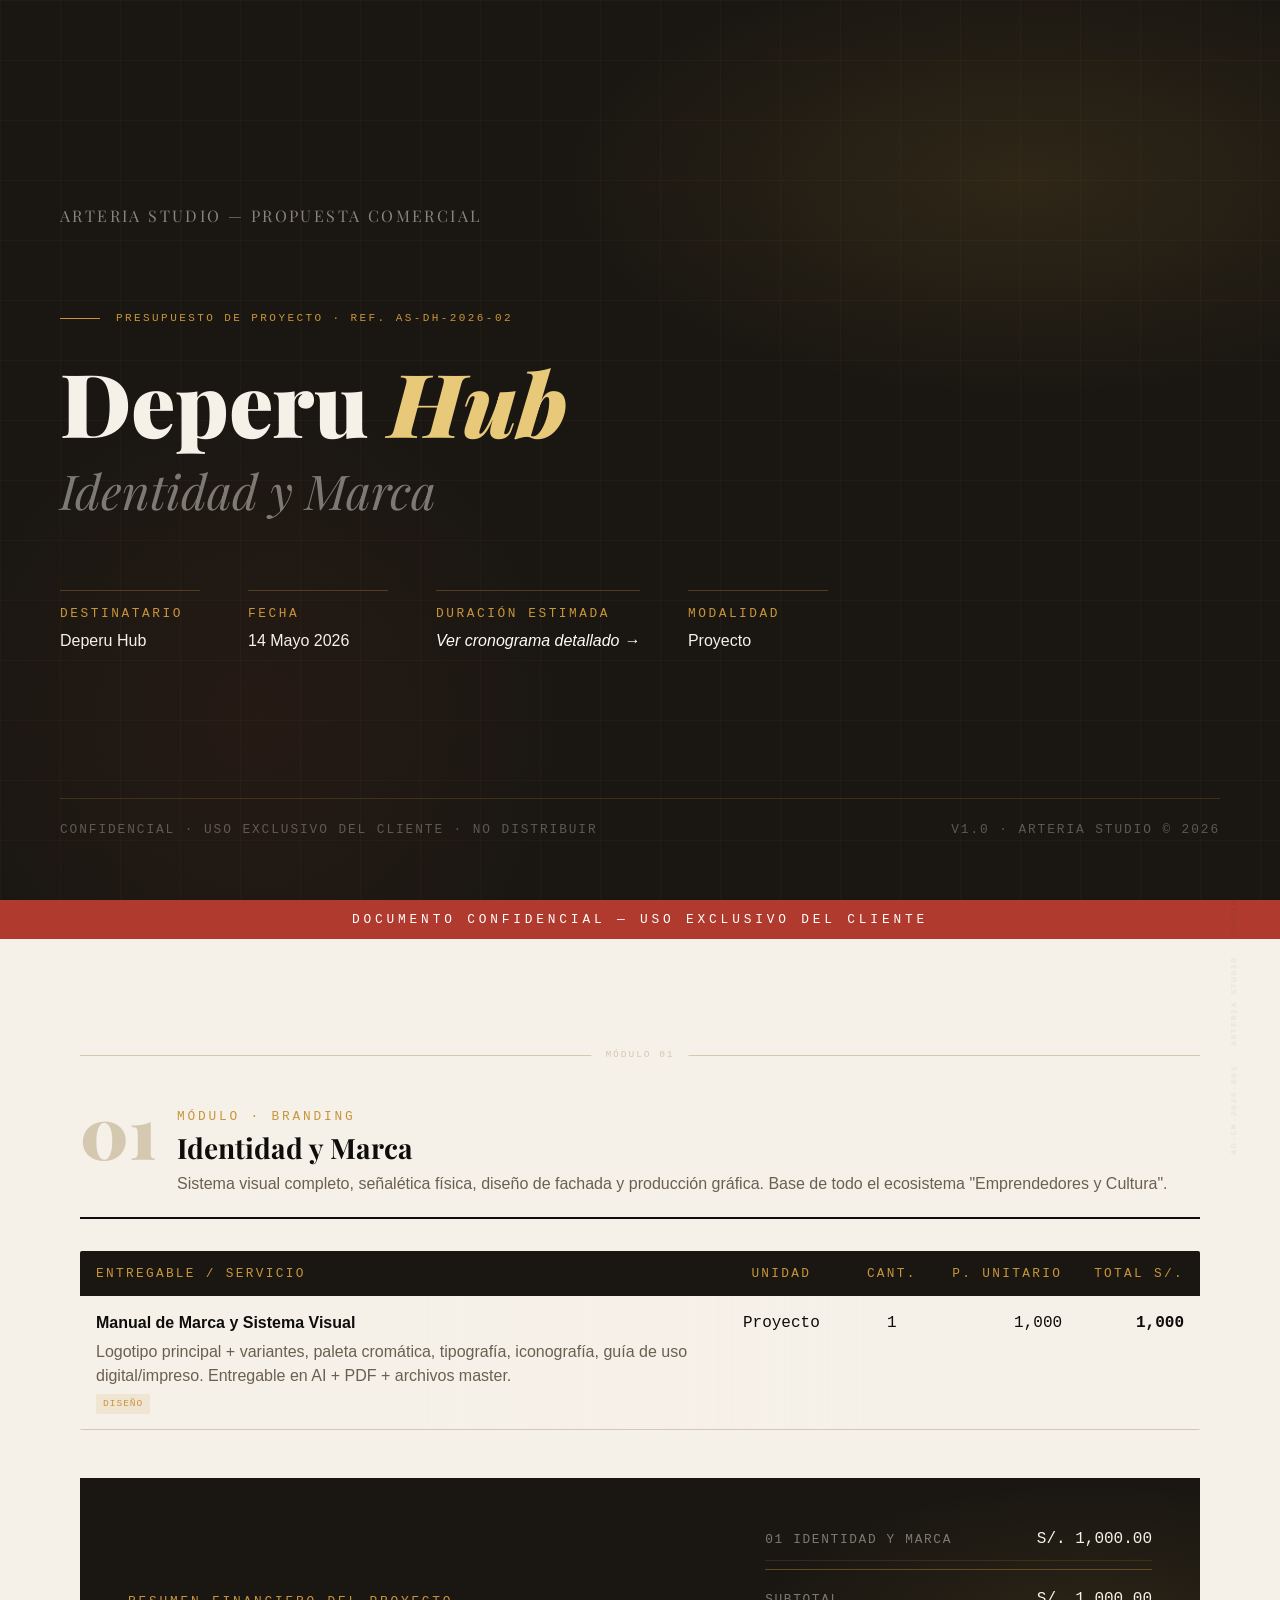
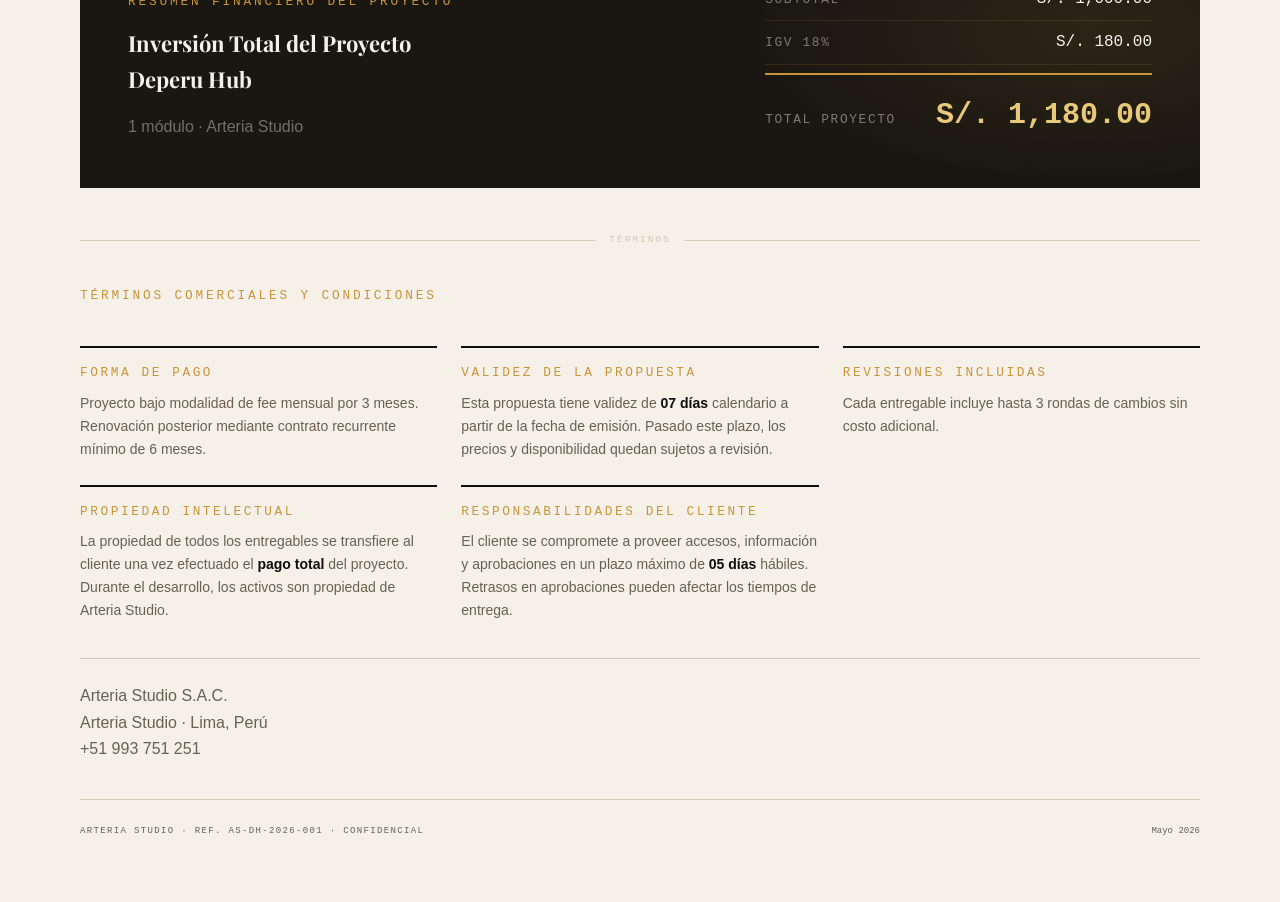
<file: index.html>
<!DOCTYPE html>
<html lang="es">
<head>
<meta charset="UTF-8">
<meta name="viewport" content="width=device-width, initial-scale=1.0">
<title>Presupuesto de Proyecto — Deperu Hub</title>
<link href="https://fonts.googleapis.com/css2?family=Playfair+Display:ital,wght@0,400;0,700;0,900;1,400yfamily=DM+Sans:wght@300;400;500;600yfamily=DM+Mono:wght@400;500ydisplay=swap" rel="stylesheet">
<link rel="stylesheet" href="styles.css">
</head>
<body>

<!-- COVER PAGE -->
<div class="cover">
  <div class="cover-grid"></div>
  <div class="cover-body">
    <div class="cover-logo">Arteria Studio — Propuesta Comercial</div>
    <div class="cover-eyebrow">Presupuesto de Proyecto · Ref. AS-DH-2026-02</div>
    <h1 class="cover-title">Deperu <em>Hub</em></h1>
    <div class="cover-subtitle">Identidad y Marca</div>
    <div class="cover-meta">
      <div class="cover-meta-item">
        <div class="cover-meta-label">Destinatario</div>
        <div class="cover-meta-value">Deperu Hub</div>
      </div>
      <div class="cover-meta-item">
        <div class="cover-meta-label">Fecha</div>
        <div class="cover-meta-value">14 Mayo 2026</div>
      </div>
      <div class="cover-meta-item">
        <div class="cover-meta-label">Duración estimada</div>
        <div class="cover-meta-value"><a href="cronograma.html"><i>Ver cronograma detallado →</i></a></div>
      </div>
      <div class="cover-meta-item">
        <div class="cover-meta-label">Modalidad</div>
        <div class="cover-meta-value">Proyecto</div>
      </div>
    </div>
  </div>
  <div class="cover-footer">
    <div class="cover-footer-left">Confidencial · Uso exclusivo del cliente · No distribuir</div>
    <div class="cover-footer-right">v1.0 · Arteria Studio © 2026</div>
  </div>
</div>

<div class="confidential-banner">Documento confidencial — Uso exclusivo del cliente</div>

<!-- MAIN CONTENT -->
<div class="page">
  <div class="page-break" data-label="Módulo 01"></div>

  <!-- ═══════════════════════════════════════════ -->
  <!-- MÓDULO 01: ECOSISTEMA DIGITAL -->
  <!-- ═══════════════════════════════════════════ -->
  <div class="section-header">
    <div class="section-num">01</div>
    <div class="section-info">
      <div class="section-tag">Módulo · Branding</div>
      <div class="section-title">Identidad y Marca</div>
      <div class="section-desc">Sistema visual completo, señalética física, diseño de fachada y producción gráfica. Base de todo el ecosistema "Emprendedores y Cultura".</div>
    </div>
  </div>

  <div class="scroll-hint">← Desliza para ver →</div>
  <div class="table-scroll">
  <table class="budget-table">
    <thead>
      <tr>
        <th style="width:60%">Entregable / Servicio</th>
        <th style="width:12%; text-align:center;">Unidad</th>
        <th style="width:8%; text-align:center;">Cant.</th>
        <th style="width:10%; text-align:right;" class="th-right">P. Unitario</th>
        <th style="width:10%; text-align:right;" class="th-right">Total S/.</th>
      </tr>
    </thead>
    <tbody>
      <tr>
        <td>
          <div class="item-name">Manual de Marca y Sistema Visual</div>
          <div class="item-desc">Logotipo principal + variantes, paleta cromática, tipografía, iconografía, guía de uso digital/impreso. Entregable en AI + PDF + archivos master.</div>
          <span class="item-tag tag-design">Diseño</span>
        </td>
        <td class="col-qty">Proyecto</td>
        <td class="col-qty">1</td>
        <td class="col-price">1,000</td>
        <td class="col-total">1,000</td>
      </tr>
    </tbody>
  </table>
  </div><!-- /table-scroll -->

  <!-- ═══════════════════════════════════════════ -->
  <!-- GRAND TOTAL -->
  <!-- ═══════════════════════════════════════════ -->
  <div class="grand-total-block">
    <div class="grand-total-inner">
      <div>
        <div class="grand-total-label">Resumen financiero del proyecto</div>
        <div class="grand-total-title">Inversión Total del Proyecto<br>Deperu Hub</div>
        <div class="grand-total-note" style="margin-top: 16px;">1 módulo · Arteria Studio</div>
      </div>
      <div class="grand-total-amounts">
        <div class="amount-row">
          <span class="amount-label">01 Identidad y Marca</span>
          <span class="amount-value">S/. 1,000.00</span>
        </div>
        <div class="amount-row" style="border-top: 1px solid rgba(201,149,58,0.4); padding-top:16px; margin-top:8px;">
          <span class="amount-label">Subtotal</span>
          <span class="amount-value">S/. 1,000.00</span>
        </div>
        <div class="amount-row">
          <span class="amount-label">IGV 18%</span>
          <span class="amount-value">S/. 180.00</span>
        </div>
        <div class="amount-row" style="border-top: 2px solid var(--gold); padding-top:16px; margin-top:8px;">
          <span class="amount-label">TOTAL PROYECTO</span>
          <span class="amount-value highlight">S/. 1,180.00</span>
        </div>
      </div>
    </div>
  </div>

  <!-- ═══════════════════════════════════════════ -->
  <!-- TÉRMINOS y CONDICIONES -->
  <!-- ═══════════════════════════════════════════ -->
  <div class="page-break" data-label="Términos"></div>
  <div class="section-tag" style="margin-bottom: 24px;">Términos comerciales y condiciones</div>
  <div class="terms-grid">
    <div class="term-block">
      <div class="term-title">Forma de Pago</div>
      <div class="term-content">
        Proyecto bajo modalidad de fee mensual por 3 meses. Renovación posterior mediante contrato recurrente mínimo de 6 meses.
      </div>
    </div>
    <div class="term-block">
      <div class="term-title">Validez de la Propuesta</div>
      <div class="term-content">
        Esta propuesta tiene validez de <strong>07 días</strong> calendario a partir de la fecha de emisión. Pasado este plazo, los precios y disponibilidad quedan sujetos a revisión.
      </div>
    </div>
    <div class="term-block">
      <div class="term-title">Revisiones Incluidas</div>
      <div class="term-content">
        Cada entregable incluye hasta 3 rondas de cambios sin costo adicional.
      </div>
    </div>
    <div class="term-block">
      <div class="term-title">Propiedad Intelectual</div>
      <div class="term-content">
        La propiedad de todos los entregables se transfiere al cliente una vez efectuado el <strong>pago total</strong> del proyecto. Durante el desarrollo, los activos son propiedad de Arteria Studio.
      </div>
    </div>
    <div class="term-block">
      <div class="term-title">Responsabilidades del Cliente</div>
      <div class="term-content">
        El cliente se compromete a proveer accesos, información y aprobaciones en un plazo máximo de <strong>05 días</strong> hábiles. Retrasos en aprobaciones pueden afectar los tiempos de entrega.
      </div>
    </div>
  </div>

  <!-- FIRMA -->
  <div class="signature-grid" style="margin-top: 36px; border-top: 1px solid var(--rule);">
    <div>
      <div style="margin-top: 24px; font-size: 1rem; color: var(--muted);">
        Arteria Studio S.A.C.<br>
        Arteria Studio · Lima, Perú<br>
        +51 993 751 251
      </div>
    </div>
  </div>

  <!-- FOOTER -->
  <div style="margin-top: 36px; padding-top: 24px; border-top: 1px solid var(--rule); display:flex; justify-content:space-between; align-items:center;">
    <div style="font-family:'DM Mono',monospace; font-size:9px; color:var(--muted); letter-spacing:0.15em; text-transform:uppercase;">
      Arteria Studio · Ref. AS-DH-2026-001 · Confidencial
    </div>
    <div style="font-family:'DM Mono',monospace; font-size:9px; color:var(--muted);">
      Mayo 2026
    </div>
  </div>

</div>

<div class="watermark">AD-CM-2026-001 · Arteria Studio · Confidencial</div>

</body>
</html>
</file>
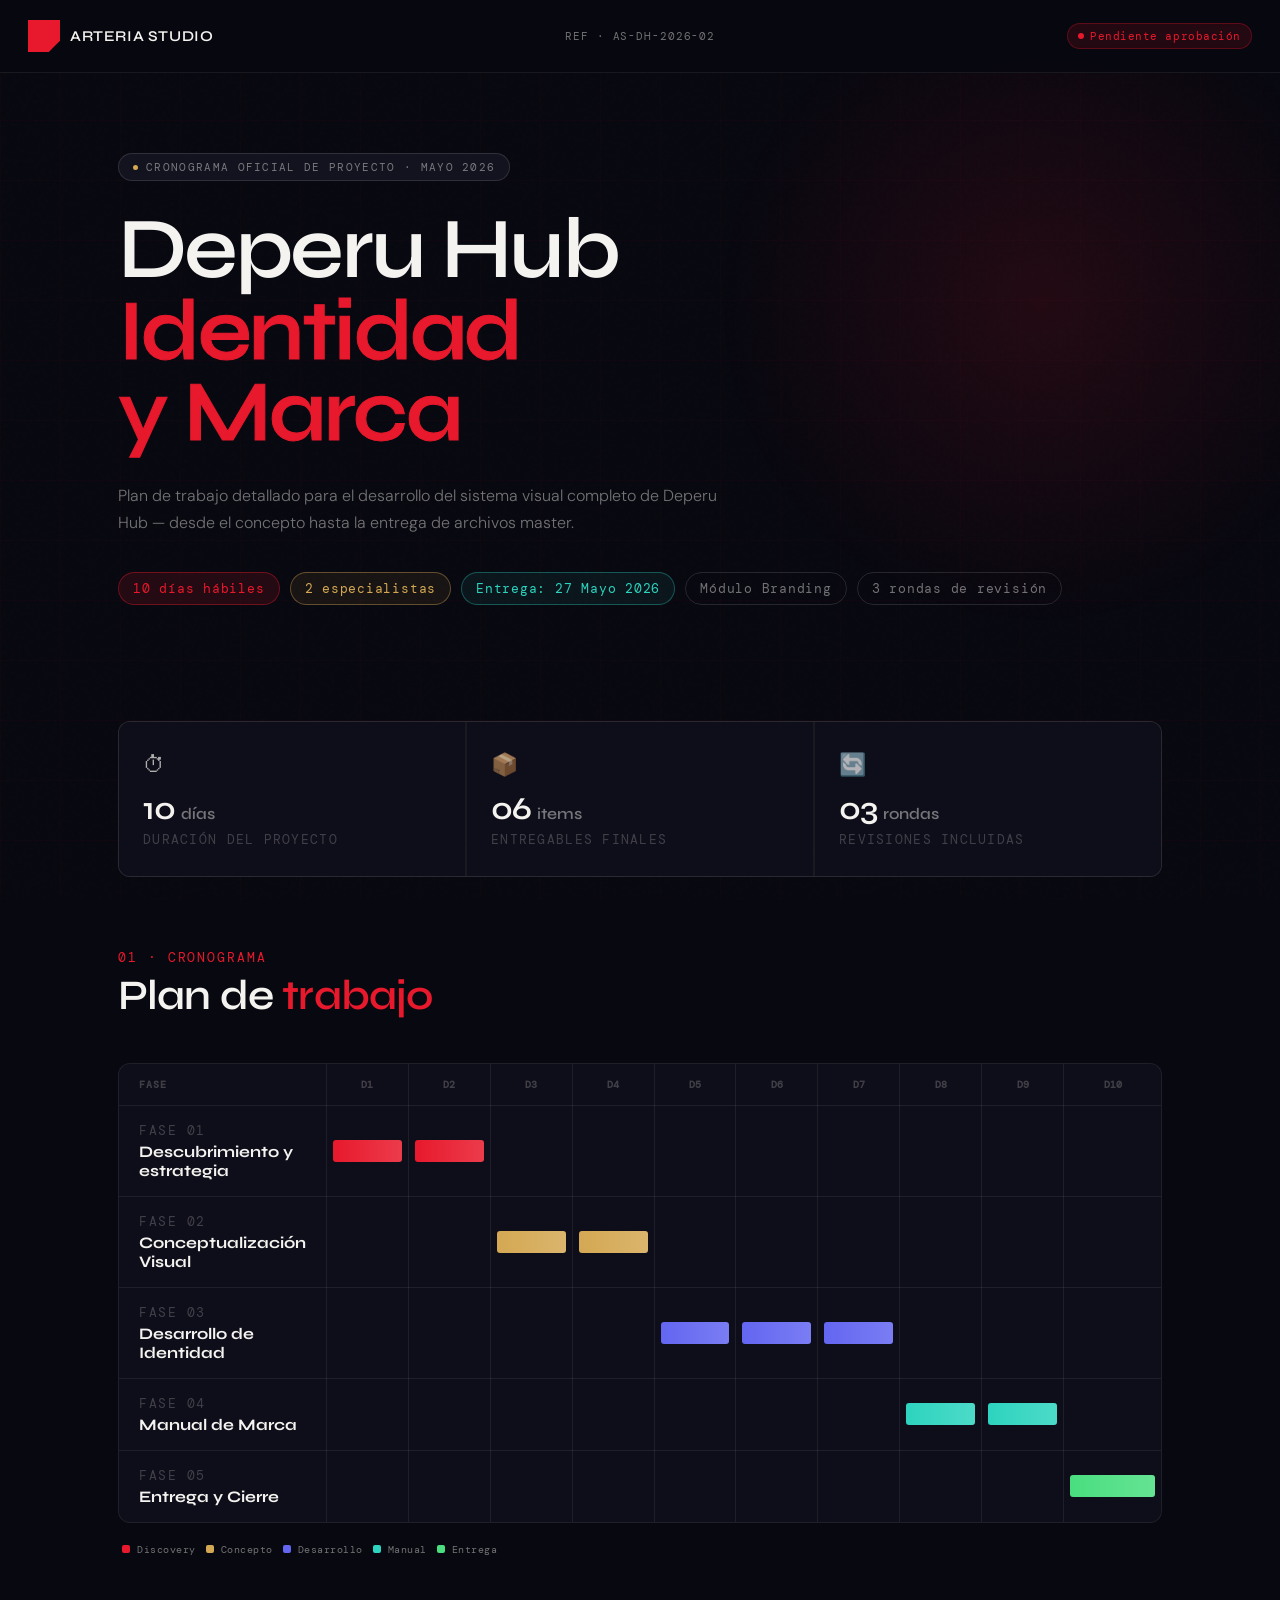
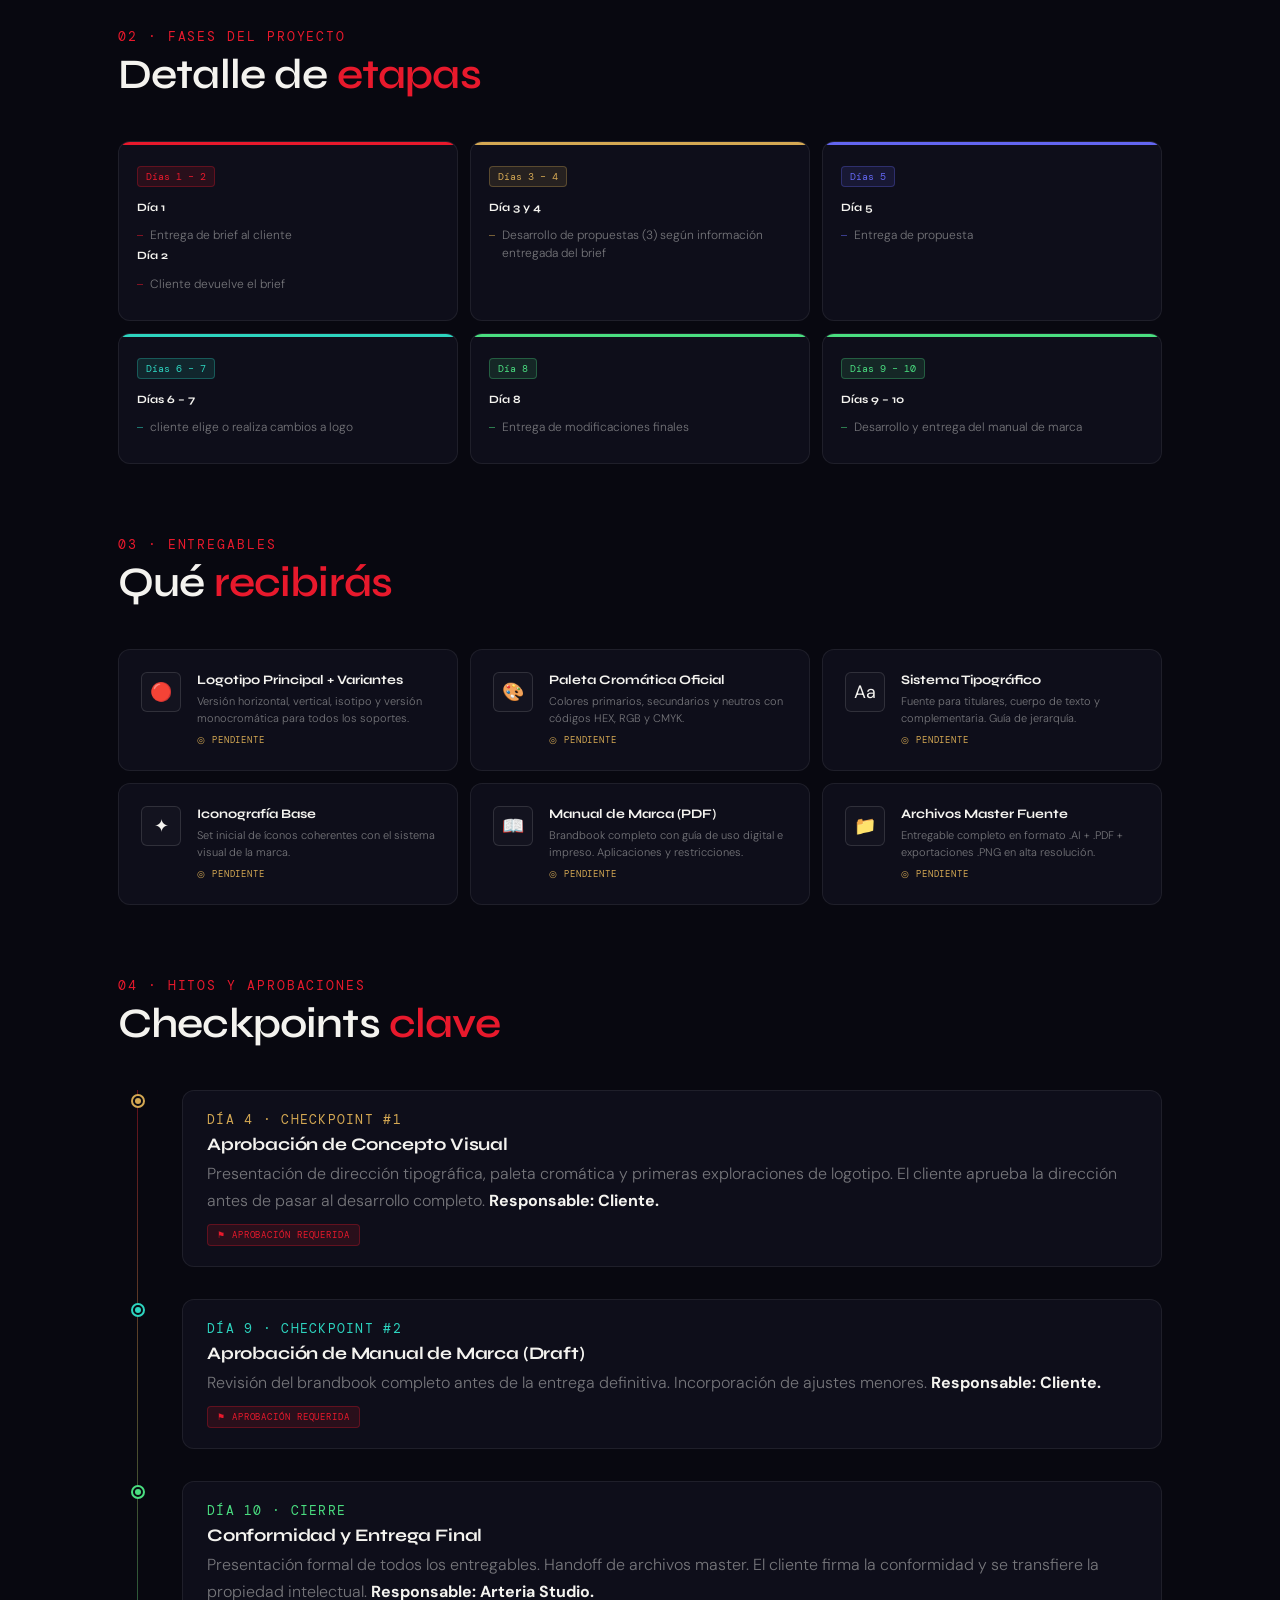
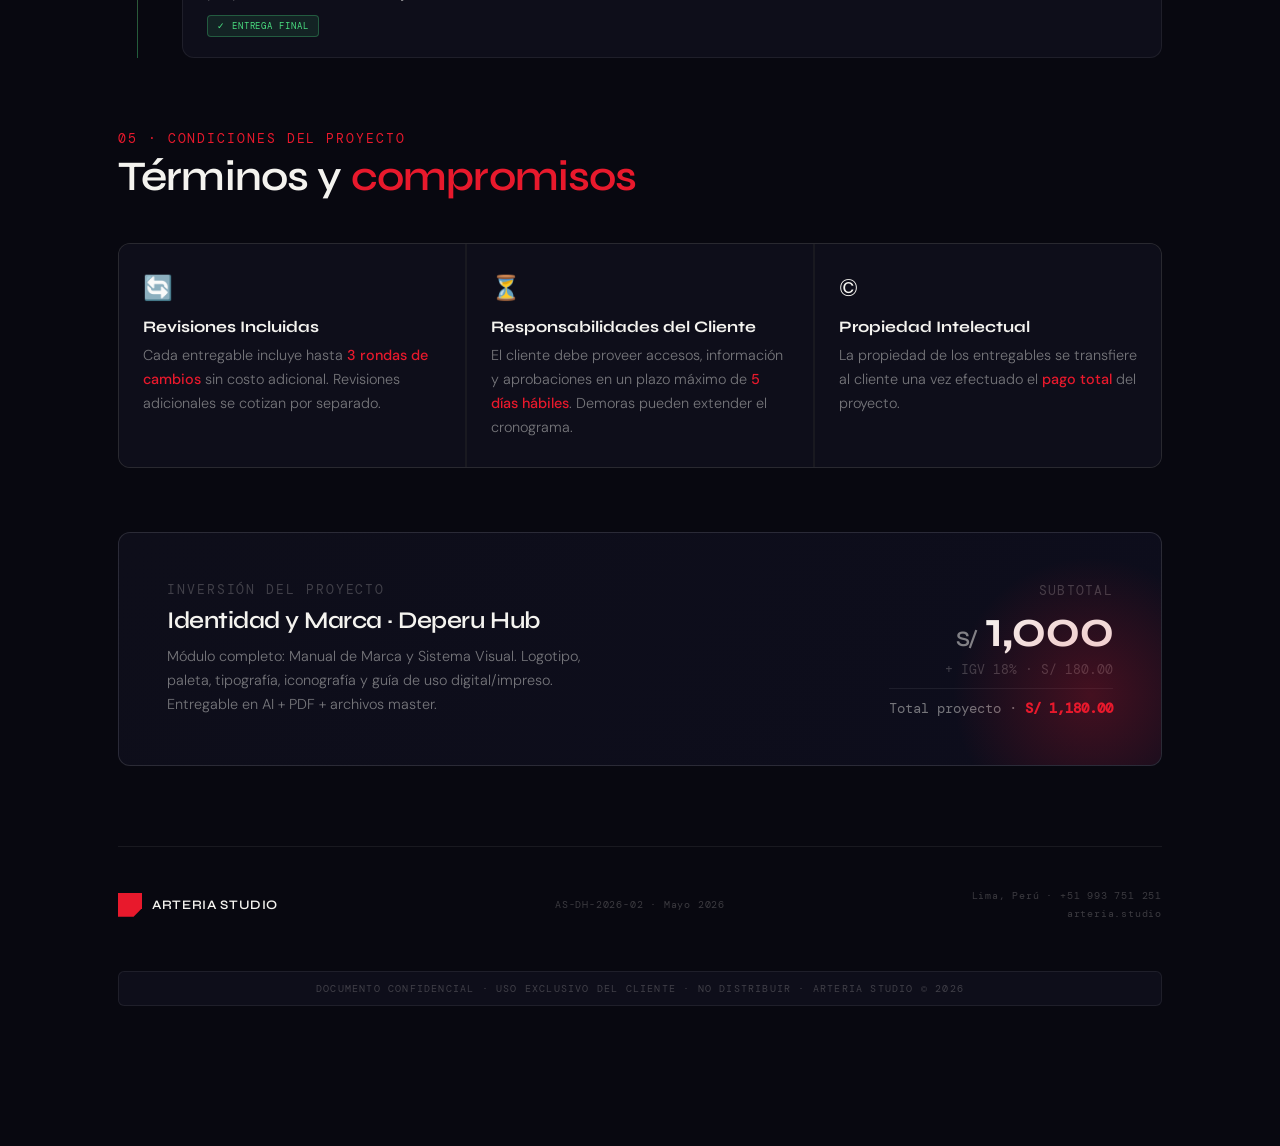
<file: cronograma.html>
<!DOCTYPE html>
<html lang="es">
<head>
  <meta charset="UTF-8" />
  <meta name="viewport" content="width=device-width, initial-scale=1.0" />
  <title>Cronograma de Proyecto · Deperu Hub · Arteria Studio</title>
  <link rel="preconnect" href="https://fonts.googleapis.com" />
  <link rel="preconnect" href="https://fonts.gstatic.com" crossorigin />
  <link href="https://fonts.googleapis.com/css2?family=Syne:wght@400;600;700;800&family=DM+Mono:wght@300;400;500&family=DM+Sans:ital,wght@0,300;0,400;0,500;1,300&display=swap" rel="stylesheet" />

  <style>
    /* ──────────────────────────────────────────────
       TOKENS & RESET
    ────────────────────────────────────────────── */
    :root {
      --bg:        #080810;
      --bg2:       #0e0e1a;
      --bg3:       #13131f;
      --border:    rgba(255,255,255,0.07);
      --border2:   rgba(255,255,255,0.12);
      --red:       #e8192c;
      --red-dim:   rgba(232,25,44,0.12);
      --red-glow:  rgba(232,25,44,0.25);
      --white:     #f4f3ef;
      --muted:     rgba(244,243,239,0.45);
      --muted2:    rgba(244,243,239,0.22);
      --gold:      #d4a853;
      --cyan:      #2dd4bf;
      --phase1:    #e8192c;
      --phase2:    #d4a853;
      --phase3:    #6366f1;
      --phase4:    #2dd4bf;
      --phase5:    #4ade80;
      --r:         6px;
      --r2:        12px;
    }

    *, *::before, *::after { box-sizing: border-box; margin: 0; padding: 0; }

    html { scroll-behavior: smooth; }

    body {
      font-family: 'DM Sans', sans-serif;
      background: var(--bg);
      color: var(--white);
      overflow-x: hidden;
      -webkit-font-smoothing: antialiased;
    }

    /* ──────────────────────────────────────────────
       NOISE + GRID OVERLAY
    ────────────────────────────────────────────── */
    body::before {
      content: '';
      position: fixed;
      inset: 0;
      background-image:
        linear-gradient(rgba(232,25,44,0.03) 1px, transparent 1px),
        linear-gradient(90deg, rgba(232,25,44,0.03) 1px, transparent 1px);
      background-size: 60px 60px;
      pointer-events: none;
      z-index: 0;
    }

    body::after {
      content: '';
      position: fixed;
      inset: 0;
      background: url("data:image/svg+xml,%3Csvg viewBox='0 0 256 256' xmlns='http://www.w3.org/2000/svg'%3E%3Cfilter id='n'%3E%3CfeTurbulence type='fractalNoise' baseFrequency='0.9' numOctaves='4' stitchTiles='stitch'/%3E%3C/filter%3E%3Crect width='100%25' height='100%25' filter='url(%23n)' opacity='0.04'/%3E%3C/svg%3E");
      opacity: .35;
      pointer-events: none;
      z-index: 0;
    }

    /* ──────────────────────────────────────────────
       LAYOUT SHELL
    ────────────────────────────────────────────── */
    .page {
      position: relative;
      z-index: 1;
      max-width: 1100px;
      margin: 0 auto;
      padding: 0 28px 100px;
    }

    /* ──────────────────────────────────────────────
       ANIMATIONS
    ────────────────────────────────────────────── */
    @keyframes fadeUp {
      from { opacity: 0; transform: translateY(28px); }
      to   { opacity: 1; transform: translateY(0); }
    }
    @keyframes pulse-dot {
      0%, 100% { opacity: 1; transform: scale(1); }
      50%       { opacity: .4; transform: scale(0.6); }
    }
    @keyframes bar-fill {
      from { width: 0; }
    }
    @keyframes shimmer {
      0%   { background-position: -200% center; }
      100% { background-position:  200% center; }
    }
    @keyframes spin-slow {
      from { transform: rotate(0deg); }
      to   { transform: rotate(360deg); }
    }

    .fade-in {
      opacity: 0;
      animation: fadeUp .7s ease forwards;
    }

    /* ──────────────────────────────────────────────
       TOP NAV BAR
    ────────────────────────────────────────────── */
    .topbar {
      display: flex;
      align-items: center;
      justify-content: space-between;
      padding: 20px 28px;
      border-bottom: 1px solid var(--border);
      position: sticky;
      top: 0;
      backdrop-filter: blur(18px);
      background: rgba(8,8,16,0.85);
      z-index: 100;
    }

    .topbar-brand {
      display: flex;
      align-items: center;
      gap: 10px;
    }

    .brand-mark {
      width: 32px;
      height: 32px;
      background: var(--red);
      clip-path: polygon(0 0, 100% 0, 100% 65%, 65% 100%, 0 100%);
      flex-shrink: 0;
    }

    .brand-name {
      font-family: 'Syne', sans-serif;
      font-weight: 600;
      font-size: 15px;
      letter-spacing: 0.04em;
      text-transform: uppercase;
    }

    .topbar-ref {
      font-family: 'DM Mono', monospace;
      font-size: 11px;
      color: var(--muted);
      letter-spacing: 0.08em;
    }

    .topbar-badge {
      display: flex;
      align-items: center;
      gap: 6px;
      font-family: 'DM Mono', monospace;
      font-size: 11px;
      color: var(--red);
      background: var(--red-dim);
      border: 1px solid rgba(232,25,44,0.3);
      padding: 5px 10px;
      border-radius: 20px;
      letter-spacing: 0.05em;
    }

    .status-dot {
      width: 6px;
      height: 6px;
      background: var(--red);
      border-radius: 50%;
      animation: pulse-dot 1.6s ease-in-out infinite;
    }

    /* ──────────────────────────────────────────────
       SECTION SPACING
    ────────────────────────────────────────────── */
    .section {
      padding: 72px 0 0;
    }

    .section-label {
      font-family: 'DM Mono', monospace;
      font-size: .8rem;
      letter-spacing: 0.15em;
      text-transform: uppercase;
      color: var(--red);
      margin-bottom: 8px;
    }

    .section-title {
      font-family: 'Syne', sans-serif;
      font-weight: 600;
      font-size: clamp(28px, 4vw, 42px);
      line-height: 1.05;
      letter-spacing: -0.02em;
    }

    .section-title span { color: var(--red); }

    .divider {
      width: 100%;
      height: 1px;
      background: var(--border);
      margin: 48px 0 0;
    }

    /* ──────────────────────────────────────────────
       01 · HERO
    ────────────────────────────────────────────── */
    .hero {
      padding: 80px 0 64px;
      position: relative;
      overflow: hidden;
    }

    .hero-glow {
      position: absolute;
      top: -120px;
      right: -200px;
      width: 700px;
      height: 700px;
      background: radial-gradient(circle, rgba(232,25,44,0.12) 0%, transparent 65%);
      pointer-events: none;
    }

    .hero-eyebrow {
      display: inline-flex;
      align-items: center;
      gap: 8px;
      font-family: 'DM Mono', monospace;
      font-size: 11px;
      letter-spacing: 0.12em;
      text-transform: uppercase;
      color: var(--muted);
      background: var(--bg3);
      border: 1px solid var(--border2);
      padding: 6px 14px;
      border-radius: 20px;
      margin-bottom: 28px;
      animation: fadeUp .5s ease .1s both;
    }

    .hero-eyebrow::before {
      content: '';
      width: 5px;
      height: 5px;
      background: var(--gold);
      border-radius: 50%;
      display: block;
    }

    .hero-title {
      font-family: 'Syne', sans-serif;
      font-weight: 600;
      font-size: clamp(42px, 7vw, 86px);
      line-height: 0.95;
      letter-spacing: -0.03em;
      animation: fadeUp .6s ease .2s both;
    }

    .hero-title .project-name {
      display: block;
      color: var(--white);
    }

    .hero-title .service-name {
      display: block;
      color: var(--red);
      -webkit-text-stroke: 1px var(--red);
    }

    .hero-sub {
      margin-top: 28px;
      font-size: 1rem;
      font-weight: 300;
      color: var(--muted);
      max-width: 600px;
      line-height: 1.7;
      animation: fadeUp .6s ease .3s both;
    }

    .hero-pills {
      display: flex;
      flex-wrap: wrap;
      gap: 10px;
      margin-top: 36px;
      animation: fadeUp .6s ease .4s both;
    }

    .pill {
      font-family: 'DM Mono', monospace;
      font-size: .8rem;
      letter-spacing: 0.06em;
      padding: 7px 14px;
      border-radius: 20px;
      border: 1px solid var(--border2);
      color: var(--muted);
    }

    .pill.red   { border-color: rgba(232,25,44,0.4); color: var(--red); background: var(--red-dim); }
    .pill.gold  { border-color: rgba(212,168,83,0.4); color: var(--gold); background: rgba(212,168,83,0.08); }
    .pill.cyan  { border-color: rgba(45,212,191,0.35); color: var(--cyan); background: rgba(45,212,191,0.07); }

    /* ──────────────────────────────────────────────
       02 · KPI CARDS
    ────────────────────────────────────────────── */
    .kpi-grid {
      display: grid;
      grid-template-columns: repeat(3, 1fr);
      gap: 2px;
      background: var(--border);
      border: 1px solid var(--border);
      border-radius: var(--r2);
      overflow: hidden;
      margin-top: 52px;
    }

    @media (max-width: 700px) {
      .kpi-grid { grid-template-columns: repeat(2,1fr); }
    }

    .kpi-card {
      background: var(--bg2);
      padding: 28px 24px;
      transition: background .25s;
    }

    .kpi-card:hover { background: var(--bg3); }

    .kpi-icon {
      font-size: 22px;
      margin-bottom: 14px;
      opacity: 0.7;
    }

    .kpi-value {
      font-family: 'Syne', sans-serif;
      font-weight: 600;
      font-size: 32px;
      letter-spacing: -0.03em;
      line-height: 1;
      color: var(--white);
    }

    .kpi-value span {
      font-size: 16px;
      font-weight: 600;
      color: var(--muted);
      letter-spacing: 0;
    }

    .kpi-label {
      margin-top: 6px;
      font-family: 'DM Mono', monospace;
      font-size: .8rem;
      letter-spacing: 0.1em;
      text-transform: uppercase;
      color: var(--muted2);
    }

    .kpi-accent { color: var(--red); }

    /* ──────────────────────────────────────────────
       03 · TEAM
    ────────────────────────────────────────────── */
    .team-grid {
      display: grid;
      grid-template-columns: 1fr 1fr;
      gap: 16px;
      margin-top: 40px;
    }

    @media (max-width: 600px) { .team-grid { grid-template-columns: 1fr; } }

    .team-card {
      background: var(--bg2);
      border: 1px solid var(--border);
      border-radius: var(--r2);
      padding: 28px;
      display: flex;
      align-items: center;
      gap: 20px;
      transition: border-color .25s, transform .25s;
    }

    .team-card:hover {
      border-color: var(--border2);
      transform: translateY(-2px);
    }

    .avatar {
      width: 56px;
      height: 56px;
      border-radius: 50%;
      background: var(--bg3);
      border: 2px solid var(--border2);
      display: flex;
      align-items: center;
      justify-content: center;
      font-family: 'Syne', sans-serif;
      font-weight: 600;
      font-size: 20px;
      color: var(--red);
      flex-shrink: 0;
    }

    .team-info-name {
      font-family: 'Syne', sans-serif;
      font-weight: 700;
      font-size: 17px;
      letter-spacing: -0.01em;
    }

    .team-info-role {
      margin-top: 3px;
      font-family: 'DM Mono', monospace;
      font-size: .8rem;
      color: var(--muted);
      letter-spacing: 0.05em;
    }

    .team-tag {
      margin-top: 10px;
      display: inline-block;
      font-family: 'DM Mono', monospace;
      font-size: 10px;
      letter-spacing: 0.06em;
      color: var(--red);
      background: var(--red-dim);
      border: 1px solid rgba(232,25,44,0.25);
      padding: 3px 8px;
      border-radius: 4px;
    }

    /* ──────────────────────────────────────────────
       04 · GANTT TIMELINE
    ────────────────────────────────────────────── */
    .gantt-wrap {
      margin-top: 44px;
      background: var(--bg2);
      border: 1px solid var(--border);
      border-radius: var(--r2);
      overflow: hidden;
    }

    /* Day header */
    .gantt-header {
      display: grid;
      grid-template-columns: 220px repeat(10, 1fr);
      border-bottom: 1px solid var(--border);
    }

    .gantt-header-label {
      padding: 14px 20px;
      font-family: 'DM Mono', monospace;
      font-size: 10px;
      letter-spacing: 0.1em;
      text-transform: uppercase;
      color: var(--muted2);
      border-right: 1px solid var(--border);
    }

    .gantt-day {
      padding: 14px 0;
      text-align: center;
      font-family: 'DM Mono', monospace;
      font-size: 10px;
      letter-spacing: 0.06em;
      color: var(--muted2);
      border-right: 1px solid var(--border);
    }

    .gantt-day:last-child { border-right: none; }

    /* Phase rows */
    .gantt-row {
      display: grid;
      grid-template-columns: 220px repeat(10, 1fr);
      border-bottom: 1px solid var(--border);
      transition: background .2s;
    }

    .gantt-row:last-child { border-bottom: none; }
    .gantt-row:hover { background: rgba(255,255,255,0.02); }

    .gantt-phase-info {
      padding: 18px 20px;
      border-right: 1px solid var(--border);
    }

    .phase-number {
      font-family: 'DM Mono', monospace;
      font-size: 9px;
      letter-spacing: 0.12em;
      text-transform: uppercase;
      color: var(--muted2);
      margin-bottom: 4px;
    }

    .phase-name {
      font-family: 'Syne', sans-serif;
      font-weight: 700;
      font-size: 13px;
      letter-spacing: -0.01em;
      line-height: 1.3;
    }

    .gantt-cells {
      display: contents;
    }

    .gantt-cell {
      border-right: 1px solid var(--border);
      padding: 18px 4px;
      position: relative;
    }

    .gantt-cell:last-child { border-right: none; }

    .gantt-bar {
      height: 22px;
      border-radius: 3px;
      width: 0;
      animation: bar-fill .9s cubic-bezier(.22,1,.36,1) forwards;
      animation-delay: var(--delay, .3s);
      position: relative;
      overflow: hidden;
    }

    .gantt-bar::after {
      content: '';
      position: absolute;
      inset: 0;
      background: linear-gradient(90deg, transparent 0%, rgba(255,255,255,0.15) 50%, transparent 100%);
      background-size: 200% 100%;
      animation: shimmer 2.5s linear infinite;
    }

    .gantt-bar.p1 { background: var(--phase1); width: 100%; }
    .gantt-bar.p2 { background: var(--phase2); width: 100%; }
    .gantt-bar.p3 { background: var(--phase3); width: 100%; }
    .gantt-bar.p4 { background: var(--phase4); width: 100%; }
    .gantt-bar.p5 { background: var(--phase5); width: 100%; }

    /* Mobile gantt: stacked */
    @media (max-width: 768px) {
      .gantt-header,
      .gantt-row { grid-template-columns: 1fr; }
      .gantt-header { display: none; }
      .gantt-phase-info { border-right: none; border-bottom: 1px solid var(--border); }
      .gantt-cell { display: none; }
      .gantt-cell.show-mobile { display: block; border-right: none; }
    }

    /* Phase legend */
    .phase-legend {
      display: flex;
      flex-wrap: wrap;
      gap: 10px;
      margin-top: 16px;
    }

    .legend-item {
      display: flex;
      align-items: center;
      gap: 7px;
      font-family: 'DM Mono', monospace;
      font-size: 10px;
      letter-spacing: 0.05em;
      color: var(--muted);
    }

    .legend-dot {
      width: 8px;
      height: 8px;
      border-radius: 2px;
      flex-shrink: 0;
    }

    /* ──────────────────────────────────────────────
       05 · FASES DETALLE CARDS
    ────────────────────────────────────────────── */
    .phases-grid {
      display: grid;
      grid-template-columns: repeat(3, 1fr);
      gap: 12px;
      margin-top: 44px;
    }

    @media (max-width: 900px) { .phases-grid { grid-template-columns: repeat(2, 1fr); } }
    @media (max-width: 500px) { .phases-grid { grid-template-columns: 1fr; } }

    .phase-card {
      background: var(--bg2);
      border: 1px solid var(--border);
      border-radius: var(--r2);
      padding: 22px 18px;
      position: relative;
      overflow: hidden;
      transition: border-color .25s, transform .25s;
      cursor: default;
    }

    .phase-card:hover {
      transform: translateY(-3px);
    }

    .phase-card::before {
      content: '';
      position: absolute;
      top: 0; left: 0; right: 0;
      height: 3px;
      background: var(--phase-color);
    }

    .phase-card-num {
      font-family: 'DM Mono', monospace;
      font-size: 9px;
      letter-spacing: 0.12em;
      text-transform: uppercase;
      color: var(--muted2);
      margin-bottom: 10px;
    }

    .phase-card-title {
      font-family: 'Syne', sans-serif;
      font-weight: 700;
      font-size: 1rem;
      line-height: 1.3;
      color: var(--white);
      margin-bottom: 6px;
    }

    .phase-card-subtitle {
      font-family: 'Syne', sans-serif;
      font-weight: 700;
      font-size: .7rem;
      line-height: 1.3;
      color: var(--white);
      margin-bottom: 6px;
    }

    .phase-card-days {
      display: inline-block;
      font-family: 'DM Mono', monospace;
      font-size: 10px;
      color: var(--phase-color);
      background: color-mix(in srgb, var(--phase-color) 12%, transparent);
      border: 1px solid color-mix(in srgb, var(--phase-color) 30%, transparent);
      padding: 3px 8px;
      border-radius: 4px;
      margin-bottom: 14px;
    }

    .phase-tasks {
      list-style: none;
    }

    .phase-tasks li {
      font-size: 12px;
      font-weight: 300;
      color: var(--muted);
      line-height: 1.5;
      padding: 5px 0;
      border-bottom: 1px solid var(--border);
      display: flex;
      align-items: flex-start;
      gap: 7px;
    }

    .phase-tasks li:last-child { border-bottom: none; }

    .phase-tasks li::before {
      content: '—';
      color: var(--phase-color);
      font-family: 'DM Mono', monospace;
      font-size: 10px;
      flex-shrink: 0;
      margin-top: 2px;
      opacity: 0.7;
    }

    /* ──────────────────────────────────────────────
       06 · ENTREGABLES CHECKLIST
    ────────────────────────────────────────────── */
    .deliverables-grid {
      display: grid;
      grid-template-columns: repeat(3, 1fr);
      gap: 12px;
      margin-top: 44px;
    }

    @media (max-width: 700px) { .deliverables-grid { grid-template-columns: 1fr 1fr; } }
    @media (max-width: 440px) { .deliverables-grid { grid-template-columns: 1fr; } }

    .deliverable-card {
      background: var(--bg2);
      border: 1px solid var(--border);
      border-radius: var(--r2);
      padding: 22px;
      display: flex;
      align-items: flex-start;
      gap: 16px;
      transition: border-color .25s, transform .25s;
    }

    .deliverable-card:hover {
      border-color: var(--border2);
      transform: translateY(-2px);
    }

    .deliverable-icon {
      width: 40px;
      height: 40px;
      background: var(--bg3);
      border: 1px solid var(--border2);
      border-radius: var(--r);
      display: flex;
      align-items: center;
      justify-content: center;
      font-size: 18px;
      flex-shrink: 0;
    }

    .deliverable-name {
      font-family: 'Syne', sans-serif;
      font-weight: 700;
      font-size: 13px;
      line-height: 1.3;
      margin-bottom: 4px;
    }

    .deliverable-detail {
      font-size: 11px;
      font-weight: 300;
      color: var(--muted);
      line-height: 1.5;
    }

    .deliverable-status {
      margin-top: 8px;
      display: inline-flex;
      align-items: center;
      gap: 5px;
      font-family: 'DM Mono', monospace;
      font-size: 9px;
      letter-spacing: 0.1em;
      text-transform: uppercase;
    }

    .status-pending  { color: var(--gold); }
    .status-progress { color: var(--cyan); }
    .status-done     { color: var(--phase5); }

    /* ──────────────────────────────────────────────
       07 · HITOS / MILESTONES
    ────────────────────────────────────────────── */
    .milestones {
      margin-top: 44px;
      position: relative;
    }

    .milestones-line {
      position: absolute;
      left: 19px;
      top: 0;
      bottom: 0;
      width: 1px;
      background: linear-gradient(to bottom, var(--red), var(--gold), var(--phase5));
      opacity: 0.4;
    }

    .milestone-item {
      display: flex;
      gap: 24px;
      padding: 0 0 32px 0;
      position: relative;
    }

    .milestone-item:last-child { padding-bottom: 0; }

    .milestone-dot-wrap {
      flex-shrink: 0;
      width: 40px;
      display: flex;
      justify-content: center;
      padding-top: 4px;
    }

    .milestone-dot {
      width: 14px;
      height: 14px;
      border-radius: 50%;
      border: 2px solid var(--dot-color, var(--red));
      background: var(--bg);
      position: relative;
      z-index: 1;
    }

    .milestone-dot::after {
      content: '';
      position: absolute;
      inset: 2px;
      border-radius: 50%;
      background: var(--dot-color, var(--red));
    }

    .milestone-body {
      background: var(--bg2);
      border: 1px solid var(--border);
      border-radius: var(--r2);
      padding: 20px 24px;
      flex: 1;
      transition: border-color .25s;
    }

    .milestone-body:hover { border-color: var(--border2); }

    .milestone-day {
      font-family: 'DM Mono', monospace;
      font-size: .8rem;
      letter-spacing: 0.1em;
      text-transform: uppercase;
      color: var(--dot-color, var(--red));
      margin-bottom: 6px;
    }

    .milestone-title {
      font-family: 'Syne', sans-serif;
      font-weight: 700;
      font-size: 1.1rem;
      letter-spacing: -0.01em;
    }

    .milestone-desc {
      margin-top: 6px;
      font-size: 1rem;
      font-weight: 300;
      color: var(--muted);
      line-height: 1.65;
    }

    .milestone-badge {
      margin-top: 10px;
      display: inline-flex;
      gap: 6px;
      align-items: center;
    }

    .checkpoint-tag {
      font-family: 'DM Mono', monospace;
      font-size: 9px;
      letter-spacing: 0.1em;
      text-transform: uppercase;
      padding: 4px 9px;
      border-radius: 4px;
      background: var(--red-dim);
      color: var(--red);
      border: 1px solid rgba(232,25,44,0.3);
    }

    /* ──────────────────────────────────────────────
       08 · CONDICIONES
    ────────────────────────────────────────────── */
    .conditions-grid {
      display: grid;
      grid-template-columns: repeat(3, 1fr);
      gap: 2px;
      background: var(--border);
      border: 1px solid var(--border);
      border-radius: var(--r2);
      overflow: hidden;
      margin-top: 44px;
    }

    @media (max-width: 700px) { .conditions-grid { grid-template-columns: 1fr; } }

    .condition-card {
      background: var(--bg2);
      padding: 28px 24px;
      transition: background .2s;
    }

    .condition-card:hover { background: var(--bg3); }

    .condition-icon {
      font-size: 24px;
      margin-bottom: 14px;
    }

    .condition-title {
      font-family: 'Syne', sans-serif;
      font-weight: 700;
      font-size: 1rem;
      margin-bottom: 8px;
    }

    .condition-text {
      font-size: .9rem;
      font-weight: 300;
      color: var(--muted);
      line-height: 1.65;
    }

    .condition-highlight {
      color: var(--red);
      font-weight: 500;
    }

    /* ──────────────────────────────────────────────
       09 · INVESTMENT BLOCK
    ────────────────────────────────────────────── */
    .investment-block {
      margin-top: 64px;
      background: linear-gradient(135deg, var(--bg2) 0%, #0d0d1c 100%);
      border: 1px solid var(--border2);
      border-radius: var(--r2);
      padding: 48px;
      display: grid;
      grid-template-columns: 1fr auto;
      gap: 40px;
      align-items: center;
      position: relative;
      overflow: hidden;
    }

    .investment-block::before {
      content: '';
      position: absolute;
      bottom: -80px;
      right: -80px;
      width: 300px;
      height: 300px;
      background: radial-gradient(circle, var(--red-glow) 0%, transparent 65%);
      pointer-events: none;
    }

    @media (max-width: 600px) {
      .investment-block { grid-template-columns: 1fr; padding: 32px; }
    }

    .investment-label {
      font-family: 'DM Mono', monospace;
      font-size: .8rem;
      letter-spacing: 0.15em;
      text-transform: uppercase;
      color: var(--muted2);
      margin-bottom: 8px;
    }

    .investment-title {
      font-family: 'Syne', sans-serif;
      font-weight: 600;
      font-size: 1.5rem;
      letter-spacing: -0.02em;
    }

    .investment-desc {
      margin-top: 10px;
      font-size: .9rem;
      font-weight: 300;
      color: var(--muted);
      line-height: 1.65;
      max-width: 440px;
    }

    .investment-amount {
      text-align: right;
      flex-shrink: 0;
    }

    .amount-sub {
      font-family: 'DM Mono', monospace;
      font-size: .8rem;
      letter-spacing: 0.1em;
      color: var(--muted2);
      text-transform: uppercase;
      margin-bottom: 4px;
    }

    .amount-value {
      font-family: 'Syne', sans-serif;
      font-weight: 600;
      font-size: 52px;
      letter-spacing: -0.04em;
      color: var(--white);
      line-height: 1;
    }

    .amount-value small {
      font-size: 22px;
      opacity: 0.5;
    }

    .amount-igv {
      margin-top: 6px;
      font-family: 'DM Mono', monospace;
      font-size: .8rem;
      color: var(--muted2);
    }

    .amount-total-line {
      margin-top: 10px;
      padding-top: 10px;
      border-top: 1px solid var(--border);
      font-family: 'DM Mono', monospace;
      font-size: .9rem;
      color: var(--muted);
    }

    .amount-total-line strong {
      color: var(--red);
      font-size: .9rem;
    }

    /* ──────────────────────────────────────────────
       FOOTER
    ────────────────────────────────────────────── */
    .footer {
      margin-top: 80px;
      padding: 40px 0;
      border-top: 1px solid var(--border);
      display: grid;
      grid-template-columns: 1fr auto 1fr;
      align-items: center;
      gap: 20px;
    }

    @media (max-width: 600px) {
      .footer { grid-template-columns: 1fr; text-align: center; }
    }

    .footer-brand {
      display: flex;
      align-items: center;
      gap: 10px;
    }

    .footer-brand-mark {
      width: 24px;
      height: 24px;
      background: var(--red);
      clip-path: polygon(0 0, 100% 0, 100% 65%, 65% 100%, 0 100%);
      flex-shrink: 0;
    }

    .footer-brand-name {
      font-family: 'Syne', sans-serif;
      font-weight: 600;
      font-size: 13px;
      letter-spacing: 0.05em;
      text-transform: uppercase;
    }

    .footer-center {
      text-align: center;
      font-family: 'DM Mono', monospace;
      font-size: 10px;
      letter-spacing: 0.08em;
      color: var(--muted2);
    }

    .footer-right {
      text-align: right;
      font-family: 'DM Mono', monospace;
      font-size: 10px;
      letter-spacing: 0.08em;
      color: var(--muted2);
      line-height: 1.8;
    }

    .confidential-strip {
      margin-top: 28px;
      background: var(--bg2);
      border: 1px solid var(--border);
      border-radius: var(--r);
      padding: 10px 20px;
      font-family: 'DM Mono', monospace;
      font-size: 10px;
      letter-spacing: 0.12em;
      text-transform: uppercase;
      color: var(--muted2);
      text-align: center;
      grid-column: 1 / -1;
    }

  </style>
</head>
<body>

  <!-- ── TOP NAV ── -->
  <nav class="topbar">
    <div class="topbar-brand">
      <div class="brand-mark"></div>
      <span class="brand-name">Arteria Studio</span>
    </div>
    <span class="topbar-ref">REF · AS-DH-2026-02</span>
    <div class="topbar-badge">
      <div class="status-dot"></div>
      Pendiente aprobación
    </div>
  </nav>

  <!-- ── PAGE ── -->
  <div class="page">
    <div class="hero-glow"></div>

    <!-- ── 01 HERO ── -->
    <header class="hero">

      <div class="hero-eyebrow">Cronograma Oficial de Proyecto · Mayo 2026</div>

      <h1 class="hero-title">
        <span class="project-name">Deperu Hub</span>
        <span class="service-name">Identidad<br>y Marca</span>
      </h1>

      <p class="hero-sub">
        Plan de trabajo detallado para el desarrollo del sistema visual completo de Deperu Hub — desde el concepto hasta la entrega de archivos master.
      </p>

      <div class="hero-pills">
        <span class="pill red">10 días hábiles</span>
        <span class="pill gold">2 especialistas</span>
        <span class="pill cyan">Entrega: 27 Mayo 2026</span>
        <span class="pill">Módulo Branding</span>
        <span class="pill">3 rondas de revisión</span>
      </div>
    </header>

    <!-- ── 02 KPI CARDS ── -->
    <div class="kpi-grid fade-in" style="animation-delay:.15s">
      <div class="kpi-card">
        <div class="kpi-icon">⏱</div>
        <div class="kpi-value">10 <span>días</span></div>
        <div class="kpi-label">Duración del proyecto</div>
      </div>
      <div class="kpi-card">
        <div class="kpi-icon">📦</div>
        <div class="kpi-value">06 <span>items</span></div>
        <div class="kpi-label">Entregables finales</div>
      </div>
      <div class="kpi-card">
        <div class="kpi-icon">🔄</div>
        <div class="kpi-value">03 <span>rondas</span></div>
        <div class="kpi-label">Revisiones incluidas</div>
      </div>
    </div>

    <!-- ── 01 GANTT ── -->
    <section class="section fade-in" style="animation-delay:.25s">
      <div class="section-label">01 · Cronograma</div>
      <h2 class="section-title">Plan de <span>trabajo</span></h2>

      <div class="gantt-wrap" style="margin-top:44px; overflow-x:auto;">
        <table style="width:100%; border-collapse:collapse; min-width:700px;">
          <thead>
            <tr>
              <th style="width:200px; padding:14px 20px; text-align:left; font-family:'DM Mono',monospace; font-size:10px; letter-spacing:.1em; text-transform:uppercase; color:var(--muted2); border-bottom:1px solid var(--border); border-right:1px solid var(--border);">Fase</th>
              <th style="padding:14px 8px; text-align:center; font-family:'DM Mono',monospace; font-size:10px; color:var(--muted2); border-bottom:1px solid var(--border); border-right:1px solid var(--border);">D1</th>
              <th style="padding:14px 8px; text-align:center; font-family:'DM Mono',monospace; font-size:10px; color:var(--muted2); border-bottom:1px solid var(--border); border-right:1px solid var(--border);">D2</th>
              <th style="padding:14px 8px; text-align:center; font-family:'DM Mono',monospace; font-size:10px; color:var(--muted2); border-bottom:1px solid var(--border); border-right:1px solid var(--border);">D3</th>
              <th style="padding:14px 8px; text-align:center; font-family:'DM Mono',monospace; font-size:10px; color:var(--muted2); border-bottom:1px solid var(--border); border-right:1px solid var(--border);">D4</th>
              <th style="padding:14px 8px; text-align:center; font-family:'DM Mono',monospace; font-size:10px; color:var(--muted2); border-bottom:1px solid var(--border); border-right:1px solid var(--border);">D5</th>
              <th style="padding:14px 8px; text-align:center; font-family:'DM Mono',monospace; font-size:10px; color:var(--muted2); border-bottom:1px solid var(--border); border-right:1px solid var(--border);">D6</th>
              <th style="padding:14px 8px; text-align:center; font-family:'DM Mono',monospace; font-size:10px; color:var(--muted2); border-bottom:1px solid var(--border); border-right:1px solid var(--border);">D7</th>
              <th style="padding:14px 8px; text-align:center; font-family:'DM Mono',monospace; font-size:10px; color:var(--muted2); border-bottom:1px solid var(--border); border-right:1px solid var(--border);">D8</th>
              <th style="padding:14px 8px; text-align:center; font-family:'DM Mono',monospace; font-size:10px; color:var(--muted2); border-bottom:1px solid var(--border); border-right:1px solid var(--border);">D9</th>
              <th style="padding:14px 8px; text-align:center; font-family:'DM Mono',monospace; font-size:10px; color:var(--muted2); border-bottom:1px solid var(--border);">D10</th>
            </tr>
          </thead>
          <tbody>
            <!-- Fase 1 -->
            <tr>
              <td style="padding:16px 20px; border-right:1px solid var(--border); border-bottom:1px solid var(--border);">
                <div style="font-family:'DM Mono',monospace; font-size: .8rem; letter-spacing:.12em; text-transform:uppercase; color:var(--muted2); margin-bottom:3px;">Fase 01</div>
                <div style="font-family:'Syne',sans-serif; font-weight:700; font-size: 1rem;">Descubrimiento y estrategia</div>
              </td>
              <td style="padding:16px 6px; border-right:1px solid var(--border); border-bottom:1px solid var(--border);">
                <div class="gantt-bar p1" style="--delay:.4s"></div>
              </td>
              <td style="padding:16px 6px; border-right:1px solid var(--border); border-bottom:1px solid var(--border);">
                <div class="gantt-bar p1" style="--delay:.45s"></div>
              </td>
              <td style="border-right:1px solid var(--border); border-bottom:1px solid var(--border);"></td>
              <td style="border-right:1px solid var(--border); border-bottom:1px solid var(--border);"></td>
              <td style="border-right:1px solid var(--border); border-bottom:1px solid var(--border);"></td>
              <td style="border-right:1px solid var(--border); border-bottom:1px solid var(--border);"></td>
              <td style="border-right:1px solid var(--border); border-bottom:1px solid var(--border);"></td>
              <td style="border-right:1px solid var(--border); border-bottom:1px solid var(--border);"></td>
              <td style="border-right:1px solid var(--border); border-bottom:1px solid var(--border);"></td>
              <td style="border-bottom:1px solid var(--border);"></td>
            </tr>
            <!-- Fase 2 -->
            <tr>
              <td style="padding:16px 20px; border-right:1px solid var(--border); border-bottom:1px solid var(--border);">
                <div style="font-family:'DM Mono',monospace; font-size: .8rem; letter-spacing:.12em; text-transform:uppercase; color:var(--muted2); margin-bottom:3px;">Fase 02</div>
                <div style="font-family:'Syne',sans-serif; font-weight:700; font-size: 1rem;">Conceptualización Visual</div>
              </td>
              <td style="border-right:1px solid var(--border); border-bottom:1px solid var(--border);"></td>
              <td style="border-right:1px solid var(--border); border-bottom:1px solid var(--border);"></td>
              <td style="padding:16px 6px; border-right:1px solid var(--border); border-bottom:1px solid var(--border);">
                <div class="gantt-bar p2" style="--delay:.5s"></div>
              </td>
              <td style="padding:16px 6px; border-right:1px solid var(--border); border-bottom:1px solid var(--border);">
                <div class="gantt-bar p2" style="--delay:.55s"></div>
              </td>
              <td style="border-right:1px solid var(--border); border-bottom:1px solid var(--border);"></td>
              <td style="border-right:1px solid var(--border); border-bottom:1px solid var(--border);"></td>
              <td style="border-right:1px solid var(--border); border-bottom:1px solid var(--border);"></td>
              <td style="border-right:1px solid var(--border); border-bottom:1px solid var(--border);"></td>
              <td style="border-right:1px solid var(--border); border-bottom:1px solid var(--border);"></td>
              <td style="border-bottom:1px solid var(--border);"></td>
            </tr>
            <!-- Fase 3 -->
            <tr>
              <td style="padding:16px 20px; border-right:1px solid var(--border); border-bottom:1px solid var(--border);">
                <div style="font-family:'DM Mono',monospace; font-size: .8rem; letter-spacing:.12em; text-transform:uppercase; color:var(--muted2); margin-bottom:3px;">Fase 03</div>
                <div style="font-family:'Syne',sans-serif; font-weight:700; font-size: 1rem;">Desarrollo de Identidad</div>
              </td>
              <td style="border-right:1px solid var(--border); border-bottom:1px solid var(--border);"></td>
              <td style="border-right:1px solid var(--border); border-bottom:1px solid var(--border);"></td>
              <td style="border-right:1px solid var(--border); border-bottom:1px solid var(--border);"></td>
              <td style="border-right:1px solid var(--border); border-bottom:1px solid var(--border);"></td>
              <td style="padding:16px 6px; border-right:1px solid var(--border); border-bottom:1px solid var(--border);">
                <div class="gantt-bar p3" style="--delay:.6s"></div>
              </td>
              <td style="padding:16px 6px; border-right:1px solid var(--border); border-bottom:1px solid var(--border);">
                <div class="gantt-bar p3" style="--delay:.65s"></div>
              </td>
              <td style="padding:16px 6px; border-right:1px solid var(--border); border-bottom:1px solid var(--border);">
                <div class="gantt-bar p3" style="--delay:.7s"></div>
              </td>
              <td style="border-right:1px solid var(--border); border-bottom:1px solid var(--border);"></td>
              <td style="border-right:1px solid var(--border); border-bottom:1px solid var(--border);"></td>
              <td style="border-bottom:1px solid var(--border);"></td>
            </tr>
            <!-- Fase 4 -->
            <tr>
              <td style="padding:16px 20px; border-right:1px solid var(--border); border-bottom:1px solid var(--border);">
                <div style="font-family:'DM Mono',monospace; font-size: .8rem; letter-spacing:.12em; text-transform:uppercase; color:var(--muted2); margin-bottom:3px;">Fase 04</div>
                <div style="font-family:'Syne',sans-serif; font-weight:700; font-size: 1rem;">Manual de Marca</div>
              </td>
              <td style="border-right:1px solid var(--border); border-bottom:1px solid var(--border);"></td>
              <td style="border-right:1px solid var(--border); border-bottom:1px solid var(--border);"></td>
              <td style="border-right:1px solid var(--border); border-bottom:1px solid var(--border);"></td>
              <td style="border-right:1px solid var(--border); border-bottom:1px solid var(--border);"></td>
              <td style="border-right:1px solid var(--border); border-bottom:1px solid var(--border);"></td>
              <td style="border-right:1px solid var(--border); border-bottom:1px solid var(--border);"></td>
              <td style="border-right:1px solid var(--border); border-bottom:1px solid var(--border);"></td>
              <td style="padding:16px 6px; border-right:1px solid var(--border); border-bottom:1px solid var(--border);">
                <div class="gantt-bar p4" style="--delay:.75s"></div>
              </td>
              <td style="padding:16px 6px; border-right:1px solid var(--border); border-bottom:1px solid var(--border);">
                <div class="gantt-bar p4" style="--delay:.8s"></div>
              </td>
              <td style="border-bottom:1px solid var(--border);"></td>
            </tr>
            <!-- Fase 5 -->
            <tr>
              <td style="padding:16px 20px; border-right:1px solid var(--border);">
                <div style="font-family:'DM Mono',monospace; font-size: .8rem; letter-spacing:.12em; text-transform:uppercase; color:var(--muted2); margin-bottom:3px;">Fase 05</div>
                <div style="font-family:'Syne',sans-serif; font-weight:700; font-size: 1rem;">Entrega y Cierre</div>
              </td>
              <td style="border-right:1px solid var(--border);"></td>
              <td style="border-right:1px solid var(--border);"></td>
              <td style="border-right:1px solid var(--border);"></td>
              <td style="border-right:1px solid var(--border);"></td>
              <td style="border-right:1px solid var(--border);"></td>
              <td style="border-right:1px solid var(--border);"></td>
              <td style="border-right:1px solid var(--border);"></td>
              <td style="border-right:1px solid var(--border);"></td>
              <td style="border-right:1px solid var(--border);"></td>
              <td style="padding:16px 6px;">
                <div class="gantt-bar p5" style="--delay:.85s"></div>
              </td>
            </tr>
          </tbody>
        </table>
      </div>

      <!-- Phase legend -->
      <div class="phase-legend" style="margin-top:20px; padding:0 4px;">
        <div class="legend-item"><div class="legend-dot" style="background:var(--phase1)"></div>Discovery</div>
        <div class="legend-item"><div class="legend-dot" style="background:var(--phase2)"></div>Concepto</div>
        <div class="legend-item"><div class="legend-dot" style="background:var(--phase3)"></div>Desarrollo</div>
        <div class="legend-item"><div class="legend-dot" style="background:var(--phase4)"></div>Manual</div>
        <div class="legend-item"><div class="legend-dot" style="background:var(--phase5)"></div>Entrega</div>
      </div>
    </section>

    <!-- ── 02 FASES DETALLE ── -->
    <section class="section fade-in" style="animation-delay:.3s">
      <div class="section-label">02 · Fases del Proyecto</div>
      <h2 class="section-title">Detalle de <span>etapas</span></h2>

      <div class="phases-grid">
        <!-- F1 -->
        <div class="phase-card" style="--phase-color:var(--phase1)">
          <div class="phase-card-days">Días 1 – 2</div>
          <div class="phase-card-subtitle">Día 1</div>
          <ul class="phase-tasks">
            <li>Entrega de brief al cliente</li>
          </ul>
          <div class="phase-card-subtitle">Día 2</div>
          <ul class="phase-tasks">
            <li>Cliente devuelve el brief</li>
          </ul>
        </div>
        <!-- F2 -->
        <div class="phase-card" style="--phase-color:var(--phase2)">
          <div class="phase-card-days">Días 3 – 4</div>
          <div class="phase-card-subtitle">Día 3 y 4</div>
          <ul class="phase-tasks">
            <li>Desarrollo de propuestas (3) según información entregada del brief</li>
          </ul>
        </div>
        <!-- F3 -->
        <div class="phase-card" style="--phase-color:var(--phase3)">
          <div class="phase-card-days">Días 5</div>
          <div class="phase-card-subtitle">Día 5</div>
          <ul class="phase-tasks">
            <li>Entrega de propuesta</li>
          </ul>
        </div>
        <!-- F4 -->
        <div class="phase-card" style="--phase-color:var(--phase4)">
          <div class="phase-card-days">Días 6 – 7</div>
          <div class="phase-card-subtitle">Días 6 – 7</div>
          <ul class="phase-tasks">
            <li>cliente elige o realiza cambios a logo</li>
          </ul>
        </div>
        <!-- F5 -->
        <div class="phase-card" style="--phase-color:var(--phase5)">
          <div class="phase-card-days">Día 8</div>
          <div class="phase-card-subtitle">Día 8</div>
          <ul class="phase-tasks">
            <li>Entrega de modificaciones finales</li>
          </ul>
        </div>
        <!-- F5 -->
        <div class="phase-card" style="--phase-color:var(--phase5)">
          <div class="phase-card-days">Días 9 – 10</div>
          <div class="phase-card-subtitle">Días 9 – 10</div>
          <ul class="phase-tasks">
            <li>Desarrollo y entrega del manual de marca</li>
          </ul>
        </div>
      </div>
    </section>

    <!-- ── 03 ENTREGABLES ── -->
    <section class="section fade-in" style="animation-delay:.35s">
      <div class="section-label">03 · Entregables</div>
      <h2 class="section-title">Qué <span>recibirás</span></h2>

      <div class="deliverables-grid">
        <div class="deliverable-card">
          <div class="deliverable-icon">🔴</div>
          <div>
            <div class="deliverable-name">Logotipo Principal + Variantes</div>
            <div class="deliverable-detail">Versión horizontal, vertical, isotipo y versión monocromática para todos los soportes.</div>
            <div class="deliverable-status status-pending">◎ Pendiente</div>
          </div>
        </div>
        <div class="deliverable-card">
          <div class="deliverable-icon">🎨</div>
          <div>
            <div class="deliverable-name">Paleta Cromática Oficial</div>
            <div class="deliverable-detail">Colores primarios, secundarios y neutros con códigos HEX, RGB y CMYK.</div>
            <div class="deliverable-status status-pending">◎ Pendiente</div>
          </div>
        </div>
        <div class="deliverable-card">
          <div class="deliverable-icon">Aa</div>
          <div>
            <div class="deliverable-name">Sistema Tipográfico</div>
            <div class="deliverable-detail">Fuente para titulares, cuerpo de texto y complementaria. Guía de jerarquía.</div>
            <div class="deliverable-status status-pending">◎ Pendiente</div>
          </div>
        </div>
        <div class="deliverable-card">
          <div class="deliverable-icon">✦</div>
          <div>
            <div class="deliverable-name">Iconografía Base</div>
            <div class="deliverable-detail">Set inicial de íconos coherentes con el sistema visual de la marca.</div>
            <div class="deliverable-status status-pending">◎ Pendiente</div>
          </div>
        </div>
        <div class="deliverable-card">
          <div class="deliverable-icon">📖</div>
          <div>
            <div class="deliverable-name">Manual de Marca (PDF)</div>
            <div class="deliverable-detail">Brandbook completo con guía de uso digital e impreso. Aplicaciones y restricciones.</div>
            <div class="deliverable-status status-pending">◎ Pendiente</div>
          </div>
        </div>
        <div class="deliverable-card">
          <div class="deliverable-icon">📁</div>
          <div>
            <div class="deliverable-name">Archivos Master Fuente</div>
            <div class="deliverable-detail">Entregable completo en formato .AI + .PDF + exportaciones .PNG en alta resolución.</div>
            <div class="deliverable-status status-pending">◎ Pendiente</div>
          </div>
        </div>
      </div>
    </section>

    <!-- ── 04 HITOS ── -->
    <section class="section fade-in" style="animation-delay:.4s">
      <div class="section-label">04 · Hitos y Aprobaciones</div>
      <h2 class="section-title">Checkpoints <span>clave</span></h2>

      <div class="milestones" style="margin-top:44px; padding-left:0;">
        <div class="milestones-line"></div>

        <div class="milestone-item">
          <div class="milestone-dot-wrap">
            <div class="milestone-dot" style="--dot-color:var(--phase2)"></div>
          </div>
          <div class="milestone-body">
            <div class="milestone-day" style="color:var(--phase2)">Día 4 · Checkpoint #1</div>
            <div class="milestone-title">Aprobación de Concepto Visual</div>
            <div class="milestone-desc">Presentación de dirección tipográfica, paleta cromática y primeras exploraciones de logotipo. El cliente aprueba la dirección antes de pasar al desarrollo completo. <strong style="color:var(--white)">Responsable: Cliente.</strong></div>
            <div class="milestone-badge"><span class="checkpoint-tag">⚑ Aprobación requerida</span></div>
          </div>
        </div>

        <div class="milestone-item">
          <div class="milestone-dot-wrap">
            <div class="milestone-dot" style="--dot-color:var(--phase4)"></div>
          </div>
          <div class="milestone-body">
            <div class="milestone-day" style="color:var(--phase4)">Día 9 · Checkpoint #2</div>
            <div class="milestone-title">Aprobación de Manual de Marca (Draft)</div>
            <div class="milestone-desc">Revisión del brandbook completo antes de la entrega definitiva. Incorporación de ajustes menores. <strong style="color:var(--white)">Responsable: Cliente.</strong></div>
            <div class="milestone-badge"><span class="checkpoint-tag">⚑ Aprobación requerida</span></div>
          </div>
        </div>

        <div class="milestone-item">
          <div class="milestone-dot-wrap">
            <div class="milestone-dot" style="--dot-color:var(--phase5)"></div>
          </div>
          <div class="milestone-body">
            <div class="milestone-day" style="color:var(--phase5)">Día 10 · Cierre</div>
            <div class="milestone-title">Conformidad y Entrega Final</div>
            <div class="milestone-desc">Presentación formal de todos los entregables. Handoff de archivos master. El cliente firma la conformidad y se transfiere la propiedad intelectual. <strong style="color:var(--white)">Responsable: Arteria Studio.</strong></div>
            <div class="milestone-badge"><span class="checkpoint-tag" style="background:rgba(74,222,128,.1); color:var(--phase5); border-color:rgba(74,222,128,.3)">✓ Entrega final</span></div>
          </div>
        </div>
      </div>
    </section>

    <!-- ── 05 CONDICIONES ── -->
    <section class="section fade-in" style="animation-delay:.45s">
      <div class="section-label">05 · Condiciones del Proyecto</div>
      <h2 class="section-title">Términos y <span>compromisos</span></h2>

      <div class="conditions-grid">
        <div class="condition-card">
          <div class="condition-icon">🔄</div>
          <div class="condition-title">Revisiones Incluidas</div>
          <div class="condition-text">Cada entregable incluye hasta <span class="condition-highlight">3 rondas de cambios</span> sin costo adicional. Revisiones adicionales se cotizan por separado.</div>
        </div>
        <div class="condition-card">
          <div class="condition-icon">⏳</div>
          <div class="condition-title">Responsabilidades del Cliente</div>
          <div class="condition-text">El cliente debe proveer accesos, información y aprobaciones en un plazo máximo de <span class="condition-highlight">5 días hábiles</span>. Demoras pueden extender el cronograma.</div>
        </div>
        <div class="condition-card">
          <div class="condition-icon">©</div>
          <div class="condition-title">Propiedad Intelectual</div>
          <div class="condition-text">La propiedad de los entregables se transfiere al cliente una vez efectuado el <span class="condition-highlight">pago total</span> del proyecto.</div>
        </div>
      </div>
    </section>

    <!-- ── 06 INVERSIÓN ── -->
    <div class="investment-block fade-in" style="animation-delay:.5s">
      <div>
        <div class="investment-label">Inversión del Proyecto</div>
        <div class="investment-title">Identidad y Marca · Deperu Hub</div>
        <div class="investment-desc">Módulo completo: Manual de Marca y Sistema Visual. Logotipo, paleta, tipografía, iconografía y guía de uso digital/impreso. Entregable en AI + PDF + archivos master.</div>
      </div>
      <div class="investment-amount">
        <div class="amount-sub">Subtotal</div>
        <div class="amount-value"><small>S/</small> 1,000</div>
        <div class="amount-igv">+ IGV 18% · S/ 180.00</div>
        <div class="amount-total-line">Total proyecto · <strong>S/ 1,180.00</strong></div>
      </div>
    </div>

    <!-- ── FOOTER ── -->
    <footer class="footer fade-in" style="animation-delay:.55s">
      <div class="footer-brand">
        <div class="footer-brand-mark"></div>
        <span class="footer-brand-name">Arteria Studio</span>
      </div>
      <div class="footer-center">
        AS-DH-2026-02 · Mayo 2026
      </div>
      <div class="footer-right">
        Lima, Perú · +51 993 751 251<br>
        arteria.studio
      </div>
      <div class="confidential-strip">
        Documento confidencial · Uso exclusivo del cliente · No distribuir · Arteria Studio © 2026
      </div>
    </footer>

  </div><!-- /page -->

  <script>
    // Intersection Observer para fade-in al hacer scroll
    const observer = new IntersectionObserver((entries) => {
      entries.forEach(entry => {
        if (entry.isIntersecting) {
          entry.target.style.opacity = '1';
          entry.target.style.transform = 'translateY(0)';
          observer.unobserve(entry.target);
        }
      });
    }, { threshold: 0.1 });

    document.querySelectorAll('.fade-in').forEach(el => {
      el.style.transition = 'opacity .7s ease, transform .7s ease';
      observer.observe(el);
    });
  </script>

</body>
</html>
</file>
<file: styles.css>
/* ── DESIGN TOKENS ───────────────────────────── */
  :root {
    --ink: #0e0d0b;
    --paper: #f5f0e8;
    --gold: #c9953a;
    --gold-light: #e8c97a;
    --red: #b03a2e;
    --muted: #6a6050;
    --rule: #d4c9b0;
    --white: #fefcf8;
    --section-bg: #1a1712;
  }

  *, *::before, *::after { box-sizing: border-box; margin: 0; padding: 0; }

  /* ── BASE ────────────────────────────────────── */
  body {
    font-family: 'DM Sans', sans-serif;
    background: var(--paper);
    color: var(--ink);
    font-size: 1rem;
    line-height: 1.65;
  }

  /* ── COVER ───────────────────────────────────── */
  .cover {
    min-height: 100svh;
    background: var(--section-bg);
    display: grid;
    grid-template-rows: 1fr auto;
    padding: clamp(32px, 6vw, 60px);
    position: relative;
    overflow: hidden;
  }

  .cover::before {
    content: '';
    position: absolute;
    inset: 0;
    background:
      radial-gradient(ellipse 60% 40% at 80% 20%, rgba(201,149,58,0.12) 0%, transparent 60%),
      radial-gradient(ellipse 40% 60% at 20% 80%, rgba(176,58,46,0.08) 0%, transparent 60%);
  }

  .cover-grid {
    position: absolute;
    inset: 0;
    background-image:
      linear-gradient(rgba(201,149,58,0.04) 1px, transparent 1px),
      linear-gradient(90deg, rgba(201,149,58,0.04) 1px, transparent 1px);
    background-size: 60px 60px;
  }

  .cover-body {
    position: relative;
    z-index: 2;
    display: flex;
    flex-direction: column;
    justify-content: center;
  }

  .cover-eyebrow {
    font-family: 'DM Mono', monospace;
    font-size: 11px;
    letter-spacing: 0.22em;
    text-transform: uppercase;
    color: var(--gold);
    margin-bottom: 32px;
    display: flex;
    align-items: center;
    gap: 16px;
    flex-wrap: wrap;
  }

  .cover-eyebrow::before {
    content: '';
    display: block;
    width: 40px;
    height: 1px;
    background: var(--gold);
    flex-shrink: 0;
  }

  .cover-logo {
    font-family: 'Playfair Display', serif;
    font-size: 1rem;
    font-weight: 400;
    color: rgba(245,240,232,0.5);
    letter-spacing: 0.15em;
    text-transform: uppercase;
    margin-bottom: clamp(40px, 8vw, 80px);
  }

  .cover-title {
    font-family: 'Playfair Display', serif;
    font-size: clamp(44px, 9vw, 88px);
    font-weight: 900;
    line-height: 0.95;
    color: var(--paper);
    margin-bottom: 8px;
  }

  .cover-title em {
    font-style: italic;
    color: var(--gold-light);
  }

  .cover-subtitle {
    font-family: 'Playfair Display', serif;
    font-size: clamp(22px, 4vw, 48px);
    font-weight: 400;
    font-style: italic;
    color: rgba(245,240,232,0.45);
    margin-bottom: clamp(32px, 6vw, 60px);
  }

  .cover-meta {
    display: flex;
    gap: clamp(20px, 4vw, 48px);
    flex-wrap: wrap;
  }

  .cover-meta-item {
    border-top: 1px solid rgba(201,149,58,0.3);
    padding-top: 12px;
    min-width: 140px;
  }

  .cover-meta-label {
    font-family: 'DM Mono', monospace;
    font-size: .8rem;
    letter-spacing: 0.2em;
    text-transform: uppercase;
    color: var(--gold);
    margin-bottom: 4px;
  }

  .cover-meta-value {
    font-size: 1rem;
    color: var(--paper);
    font-weight: 500;
  }

  .cover-meta-value a {
    color: var(--white);
    text-decoration: none;
  }

  .cover-meta-value a:hover {
    color: var(--gold);
    text-decoration: underline;
  }

  .cover-meta-value a:active {
    color: var(--gold-light);
  }

  .cover-footer {
    position: relative;
    z-index: 2;
    display: flex;
    justify-content: space-between;
    align-items: flex-end;
    border-top: 1px solid rgba(201,149,58,0.2);
    padding-top: 20px;
    gap: 16px;
    flex-wrap: wrap;
  }

  .cover-footer-left,
  .cover-footer-right {
    font-family: 'DM Mono', monospace;
    font-size: .8rem;
    color: rgba(245,240,232,0.3);
    letter-spacing: 0.15em;
    text-transform: uppercase;
  }

  /* ── CONFIDENTIAL BANNER ─────────────────────── */
  .confidential-banner {
    background: var(--red);
    color: white;
    font-family: 'DM Mono', monospace;
    font-size: .8rem;
    letter-spacing: 0.3em;
    text-transform: uppercase;
    text-align: center;
    padding: 9px;
  }

  /* ── PAGE WRAPPER ────────────────────────────── */
  .page {
    max-width: 1240px;
    margin: 0 auto;
    padding: clamp(32px, 5vw, 64px) clamp(16px, 5vw, 60px);
  }

  /* ── SECTION HEADER ──────────────────────────── */
  .section-header {
    display: flex;
    align-items: flex-start;
    gap: 20px;
    margin-bottom: 32px;
    padding-bottom: 20px;
    border-bottom: 2px solid var(--ink);
    flex-wrap: wrap;
  }

  .section-num {
    font-family: 'Playfair Display', serif;
    font-size: clamp(48px, 8vw, 72px);
    font-weight: 900;
    line-height: 1;
    color: var(--rule);
    flex-shrink: 0;
    margin-top: -6px;
  }

  .section-info {
    flex: 1;
    min-width: 200px;
    padding-top: 6px;
  }

  .section-tag {
    font-family: 'DM Mono', monospace;
    font-size: .8rem;
    letter-spacing: 0.22em;
    text-transform: uppercase;
    color: var(--gold);
    margin-bottom: 6px;
  }

  .section-title {
    font-family: 'Playfair Display', serif;
    font-size: clamp(22px, 3.5vw, 28px);
    font-weight: 700;
    line-height: 1.1;
    color: var(--ink);
  }

  .section-desc {
    margin-top: 8px;
    color: var(--muted);
    font-size: 1rem;
    line-height: 1.55;
  }

  /* ── TABLE SCROLL WRAPPER ────────────────────── */
  .table-scroll {
    width: 100%;
    overflow-x: auto;
    -webkit-overflow-scrolling: touch;
    margin-bottom: 8px;
    /* Subtle scroll shadow hints */
    background:
      linear-gradient(to right, var(--paper) 30%, transparent),
      linear-gradient(to left,  var(--paper) 30%, transparent) right,
      linear-gradient(to right, var(--rule), transparent) 0 0 / 8px 100%,
      linear-gradient(to left,  var(--rule), transparent) right 0 / 8px 100%;
    background-repeat: no-repeat;
    background-attachment: local, local, scroll, scroll;
    border-radius: 2px;
  }

  /* Scroll hint label */
  .scroll-hint {
    display: none;
    font-family: 'DM Mono', monospace;
    font-size: .8rem;
    color: var(--muted);
    letter-spacing: 0.12em;
    text-align: right;
    margin-bottom: 6px;
  }

  @media (max-width: 700px) {
    .scroll-hint { display: block; }
  }

  /* ── BUDGET TABLE ────────────────────────────── */
  .budget-table {
    width: 100%;
    min-width: 620px;   /* triggers horizontal scroll on narrow screens */
    border-collapse: collapse;
  }

  .budget-table thead tr {
    background: var(--section-bg);
  }

  .budget-table th {
    font-family: 'DM Mono', monospace;
    font-size: .8rem;
    letter-spacing: 0.18em;
    text-transform: uppercase;
    color: var(--gold);
    padding: 12px 16px;
    text-align: left;
    font-weight: 500;
    white-space: nowrap;
  }

  .budget-table th.th-right { text-align: right; }

  .budget-table tbody tr {
    border-bottom: 1px solid var(--rule);
    transition: background 0.12s;
  }

  .budget-table tbody tr:hover {
    background: rgba(201,149,58,0.05);
  }

  .budget-table td {
    padding: 14px 16px;
    vertical-align: top;
  }

  /* First column: description */
  .budget-table td:first-child {
    min-width: 260px;
  }

  .item-name {
    font-weight: 600;
    font-size: 1rem;
    color: var(--ink);
    margin-bottom: 4px;
  }

  .item-desc {
    font-size: 1rem;
    color: var(--muted);
    line-height: 1.5;
  }

  .item-tag {
    display: inline-block;
    font-family: 'DM Mono', monospace;
    font-size: 0.6rem;
    letter-spacing: 0.1em;
    text-transform: uppercase;
    padding: 2px 7px;
    border-radius: 2px;
    margin-top: 5px;
    margin-right: 2px;
  }

  .tag-design     { background: rgba(201,149,58,0.12); color: var(--gold); }
  .tag-dev        { background: rgba(46,89,176,0.1);   color: #2e59b0; }
  .tag-marketing  { background: rgba(58,130,74,0.1);   color: #3a824a; }
  .tag-btl        { background: rgba(176,58,46,0.1);   color: var(--red); }
  .tag-strategy   { background: rgba(120,80,140,0.1);  color: #78508c; }
  .tag-production { background: rgba(0,130,120,0.1);   color: #008278; }

  .col-qty, .col-unit, .col-price, .col-total {
    white-space: nowrap;
    font-family: 'DM Mono', monospace;
    font-size: 1rem;
    color: var(--ink);
    text-align: right;
  }

  .col-qty  { text-align: center; }

  .col-total {
    font-weight: 700;
    font-size: 1rem;
  }

  .subtotal-row td {
    background: rgba(14,13,11,0.045);
    padding: 12px 16px;
    border-top: 2px solid var(--ink);
    border-bottom: none;
  }

  .subtotal-label {
    font-family: 'DM Mono', monospace;
    font-size: .8rem;
    letter-spacing: 0.18em;
    text-transform: uppercase;
    color: var(--muted);
    font-weight: 600;
  }

  .subtotal-amount {
    font-family: 'DM Mono', monospace;
    font-size: 1rem;
    font-weight: 700;
    color: var(--ink);
    text-align: right;
    display: block;
  }

  /* ── BREAKDOWN GRID ──────────────────────────── */
  .breakdown-grid {
    display: grid;
    grid-template-columns: repeat(auto-fit, minmax(150px, 1fr));
    gap: 1px;
    background: var(--rule);
    border: 1px solid var(--rule);
    margin: 40px 0;
  }

  .breakdown-card {
    background: var(--white);
    padding: 20px;
  }

  .breakdown-num {
    font-family: 'Playfair Display', serif;
    font-size: 30px;
    font-weight: 900;
    color: var(--ink);
    line-height: 1;
    margin-bottom: 4px;
  }

  .breakdown-label {
    font-family: 'DM Mono', monospace;
    font-size: 0.6rem;
    letter-spacing: 0.15em;
    text-transform: uppercase;
    color: var(--muted);
    margin-bottom: 12px;
  }

  .breakdown-amount {
    font-family: 'DM Mono', monospace;
    font-size: 1rem;
    font-weight: 600;
    color: var(--ink);
  }

  .breakdown-bar {
    height: 3px;
    background: var(--rule);
    margin-top: 12px;
    border-radius: 2px;
    overflow: hidden;
  }

  .breakdown-fill {
    height: 100%;
    border-radius: 2px;
  }

  /* ── GRAND TOTAL ─────────────────────────────── */
  .grand-total-block {
    background: var(--section-bg);
    padding: clamp(28px, 5vw, 48px);
    position: relative;
    overflow: hidden;
    margin-top: 48px;
  }

  .grand-total-block::before {
    content: '';
    position: absolute;
    inset: 0;
    background: radial-gradient(ellipse 50% 80% at 90% 50%, rgba(201,149,58,0.1) 0%, transparent 60%);
  }

  .grand-total-inner {
    position: relative;
    z-index: 1;
    display: grid;
    grid-template-columns: 1fr auto;
    gap: 40px;
    align-items: end;
  }

  @media (max-width: 620px) {
    .grand-total-inner { grid-template-columns: 1fr; }
    .grand-total-amounts { text-align: left; }
  }

  .grand-total-label {
    font-family: 'DM Mono', monospace;
    font-size: .8rem;
    letter-spacing: 0.22em;
    text-transform: uppercase;
    color: var(--gold);
    margin-bottom: 12px;
  }

  .grand-total-title {
    font-family: 'Playfair Display', serif;
    font-size: clamp(18px, 3vw, 22px);
    font-weight: 700;
    color: var(--paper);
    margin-bottom: 6px;
  }

  .grand-total-note {
    font-size: 1rem;
    color: rgba(245,240,232,0.4);
    line-height: 1.7;
  }

  .grand-total-amounts { text-align: right; }

  .amount-row {
    display: flex;
    justify-content: space-between;
    align-items: baseline;
    gap: 40px;
    margin-bottom: 8px;
    padding-bottom: 8px;
    border-bottom: 1px solid rgba(201,149,58,0.15);
  }

  .amount-row:last-child { border-bottom: none; margin-bottom: 0; padding-bottom: 0; }

  .amount-label {
    font-family: 'DM Mono', monospace;
    font-size: .8rem;
    letter-spacing: 0.13em;
    text-transform: uppercase;
    color: rgba(245,240,232,0.45);
    white-space: nowrap;
  }

  .amount-value {
    font-family: 'DM Mono', monospace;
    font-size: 1rem;
    color: var(--paper);
    font-weight: 500;
    white-space: nowrap;
  }

  .amount-value.highlight {
    font-size: 30px;
    font-weight: 700;
    color: var(--gold-light);
  }

  /* ── NOTES ───────────────────────────────────── */
  .note-box {
    border-left: 3px solid var(--gold);
    padding: 13px 18px;
    background: rgba(201,149,58,0.05);
    margin-bottom: 12px;
    font-size: 14px;
    color: var(--muted);
    line-height: 1.6;
  }

  .note-box strong { color: var(--ink); font-weight: 600; }

  /* ── TERMS ───────────────────────────────────── */
  .terms-grid {
    display: grid;
    grid-template-columns: repeat(auto-fit, minmax(330px, 1fr));
    gap: 24px;
    margin-top: 40px;
  }

  .term-block {
    border-top: 2px solid var(--ink);
    padding-top: 14px;
  }

  .term-title {
    font-family: 'DM Mono', monospace;
    font-size: .8rem;
    letter-spacing: 0.2em;
    text-transform: uppercase;
    color: var(--gold);
    margin-bottom: 8px;
  }

  .term-content {
    font-size: 14px;
    color: var(--muted);
    line-height: 1.65;
  }

  .term-content strong { color: var(--ink); font-weight: 600; }

  /* ── PAGE BREAK DIVIDER ──────────────────────── */
  .page-break {
    border-top: 1px solid var(--rule);
    margin: 52px 0 44px;
    position: relative;
  }

  .page-break::before {
    content: attr(data-label);
    position: absolute;
    top: -9px;
    left: 50%;
    transform: translateX(-50%);
    background: var(--paper);
    padding: 0 14px;
    font-family: 'DM Mono', monospace;
    font-size: 0.6rem;
    letter-spacing: 0.2em;
    text-transform: uppercase;
    color: var(--rule);
    white-space: nowrap;
  }

  /* ── SIGNATURE ───────────────────────────────── */
  .signature-grid {
    display: grid;
    grid-template-columns: 1fr 1fr;
    gap: 48px;
    margin-top: 40px;
  }

  @media (max-width: 480px) {
    .signature-grid { grid-template-columns: 1fr; }
  }

  .signature-line {
    border-top: 1px solid var(--ink);
    padding-top: 8px;
  }

  .signature-label {
    font-family: 'DM Mono', monospace;
    font-size: .8rem;
    letter-spacing: 0.15em;
    text-transform: uppercase;
    color: var(--muted);
  }

  /* ── WATERMARK ───────────────────────────────── */
  .watermark {
    position: fixed;
    bottom: 40px;
    right: 40px;
    font-family: 'DM Mono', monospace;
    font-size: 8px;
    color: rgba(14,13,11,0.08);
    letter-spacing: 0.2em;
    text-transform: uppercase;
    transform: rotate(-90deg);
    transform-origin: right bottom;
    pointer-events: none;
  }

  /* ── RESPONSIVE ──────────────────────────────── */
  @media (max-width: 700px) {
    .cover { padding: 28px 20px; }
    .page  { padding: 28px 16px; }
    .section-num { font-size: 42px; }
    .grand-total-block { padding: 24px 20px; }
    .breakdown-grid { grid-template-columns: repeat(2, 1fr); }
  }

  @media (max-width: 440px) {
    .breakdown-grid { grid-template-columns: 1fr; }
    .cover-meta { flex-direction: column; gap: 16px; }
  }

  /* ══════════════════════════════════════════════
     PRINT — Black y White, Markdown-style clean
  ══════════════════════════════════════════════ */
  @media print {
    /* Reset screen-only chrome */
    * { -webkit-print-color-adjust: exact !important; print-color-adjust: exact !important; }

    body {
      background: #fff !important;
      color: #000 !important;
      font-size: 11pt;
      font-family: Georgia, 'Times New Roman', serif;
      line-height: 1.5;
    }

    /* Hide decorative y interactive elements */
    .cover-grid,
    .cover::before,
    .cover::after,
    .breakdown-bar,
    .breakdown-fill,
    .confidential-banner,
    .watermark,
    .page-break::before,
    .scroll-hint { display: none !important; }

    /* Cover — simplified */
    .cover {
      background: #fff !important;
      min-height: auto;
      padding: 24pt 32pt;
      border-bottom: 3pt solid #000;
      page-break-after: always;
    }

    .cover-logo {
      color: #000 !important;
      font-family: Georgia, serif;
      letter-spacing: 0;
      font-size: 10pt;
      margin-bottom: 32pt;
      border-bottom: 1pt solid #000;
      padding-bottom: 8pt;
    }

    .cover-eyebrow { color: #000 !important; font-family: monospace; font-size: 9pt; }
    .cover-eyebrow::before { background: #000 !important; }

    .cover-title { color: #000 !important; font-size: 36pt; font-family: Georgia, serif; }
    .cover-title em { color: #000 !important; font-style: italic; }
    .cover-subtitle { color: #555 !important; font-size: 18pt; font-family: Georgia, serif; }

    .cover-meta { gap: 16pt; }
    .cover-meta-item { border-top: 1pt solid #000 !important; padding-top: 6pt; }
    .cover-meta-label { color: #000 !important; font-size: 8pt; font-family: monospace; }
    .cover-meta-value { color: #000 !important; font-size: 11pt; }

    .cover-footer { border-top: 1pt solid #ccc !important; }
    .cover-footer-left, .cover-footer-right { color: #666 !important; font-size: 8pt; font-family: monospace; }

    /* Page */
    .page { padding: 16pt 32pt; max-width: 100%; }

    /* Section headers — markdown H2 style */
    .section-header {
      border-bottom: 2pt solid #000 !important;
      margin-bottom: 14pt;
      padding-bottom: 10pt;
      page-break-inside: avoid;
    }

    .section-num { color: #ccc !important; font-size: 40pt; }
    .section-tag { color: #000 !important; font-family: monospace; font-size: 8pt; }
    .section-title { color: #000 !important; font-size: 18pt; font-family: Georgia, serif; }
    .section-desc { color: #444 !important; font-size: 10pt; }

    /* Table scroll wrapper — remove scroll, just let it flow */
    .table-scroll {
      overflow: visible !important;
      background: none !important;
    }

    /* Tables — clean markdown-style */
    .budget-table {
      min-width: unset !important;
      width: 100% !important;
      border-collapse: collapse;
      font-size: 10pt;
      page-break-inside: auto;
    }

    .budget-table thead tr { background: #000 !important; }

    .budget-table th {
      color: #fff !important;
      background: #000 !important;
      font-family: monospace;
      font-size: 8pt;
      padding: 6pt 8pt;
      letter-spacing: 0;
      border: 1pt solid #000;
    }

    .budget-table td {
      padding: 7pt 8pt;
      border: 1pt solid #999;
      color: #000 !important;
      background: #fff !important;
    }

    .budget-table tbody tr { border-bottom: 1pt solid #ccc !important; }
    .budget-table tbody tr:hover { background: #fff !important; }

    .item-name { font-size: 10pt; font-weight: bold; color: #000 !important; }
    .item-desc { font-size: 9pt; color: #333 !important; }

    .item-tag {
      background: none !important;
      color: #000 !important;
      border: 1pt solid #999;
      font-family: monospace;
      font-size: 7pt;
    }

    .col-qty, .col-unit, .col-price, .col-total {
      color: #000 !important;
      font-family: monospace;
      font-size: 10pt;
    }

    .subtotal-row td {
      background: #eee !important;
      border-top: 2pt solid #000 !important;
    }

    .subtotal-label { color: #000 !important; font-family: monospace; font-size: 9pt; }
    .subtotal-amount { color: #000 !important; font-family: monospace; font-size: 12pt; }

    /* Breakdown grid — simple list in print */
    .breakdown-grid {
      display: grid;
      grid-template-columns: repeat(3, 1fr);
      gap: 0;
      background: #000 !important;
      border: 1pt solid #000 !important;
    }

    .breakdown-card {
      background: #fff !important;
      border: none;
      padding: 10pt;
    }

    .breakdown-num { color: #000 !important; font-size: 20pt; font-family: Georgia, serif; }
    .breakdown-label { color: #555 !important; font-family: monospace; font-size: 7pt; }
    .breakdown-amount { color: #000 !important; font-family: monospace; font-size: 10pt; }

    /* Grand total block */
    .grand-total-block {
      background: #000 !important;
      padding: 20pt 24pt;
      page-break-inside: avoid;
      margin-top: 24pt;
    }

    .grand-total-block::before { display: none; }
    .grand-total-inner { grid-template-columns: 1fr auto; gap: 24pt; }
    .grand-total-label { color: #ccc !important; font-family: monospace; font-size: 8pt; }
    .grand-total-title { color: #fff !important; font-family: Georgia, serif; font-size: 14pt; }
    .grand-total-note { color: #aaa !important; font-size: 9pt; }

    .amount-label { color: #aaa !important; font-family: monospace; font-size: 8pt; }
    .amount-value { color: #fff !important; font-family: monospace; font-size: 11pt; }
    .amount-value.highlight { color: #fff !important; font-size: 22pt; }
    .amount-row { border-bottom-color: rgba(255,255,255,0.15) !important; }

    /* Notes */
    .note-box {
      border-left: 3pt solid #000 !important;
      background: #f5f5f5 !important;
      color: #333 !important;
      font-size: 9pt;
      page-break-inside: avoid;
    }

    .note-box strong { color: #000 !important; }

    /* Terms */
    .term-block { border-top: 2pt solid #000 !important; page-break-inside: avoid; }
    .term-title { color: #000 !important; font-family: monospace; font-size: 8pt; }
    .term-content { color: #333 !important; font-size: 9.5pt; }
    .term-content strong { color: #000 !important; }

    /* Dividers */
    .page-break { border-top: 1pt dashed #ccc !important; margin: 20pt 0 16pt; }

    /* Signatures */
    .signature-line { border-top: 1pt solid #000 !important; }
    .signature-label { color: #333 !important; font-family: monospace; font-size: 8pt; }

    /* Footer */
    .page > div:last-of-type { border-top: 1pt solid #ccc !important; }

    /* Page breaks between modules */
    .section-header { page-break-before: auto; }
    .grand-total-block { page-break-before: always; }
  }
</file>
